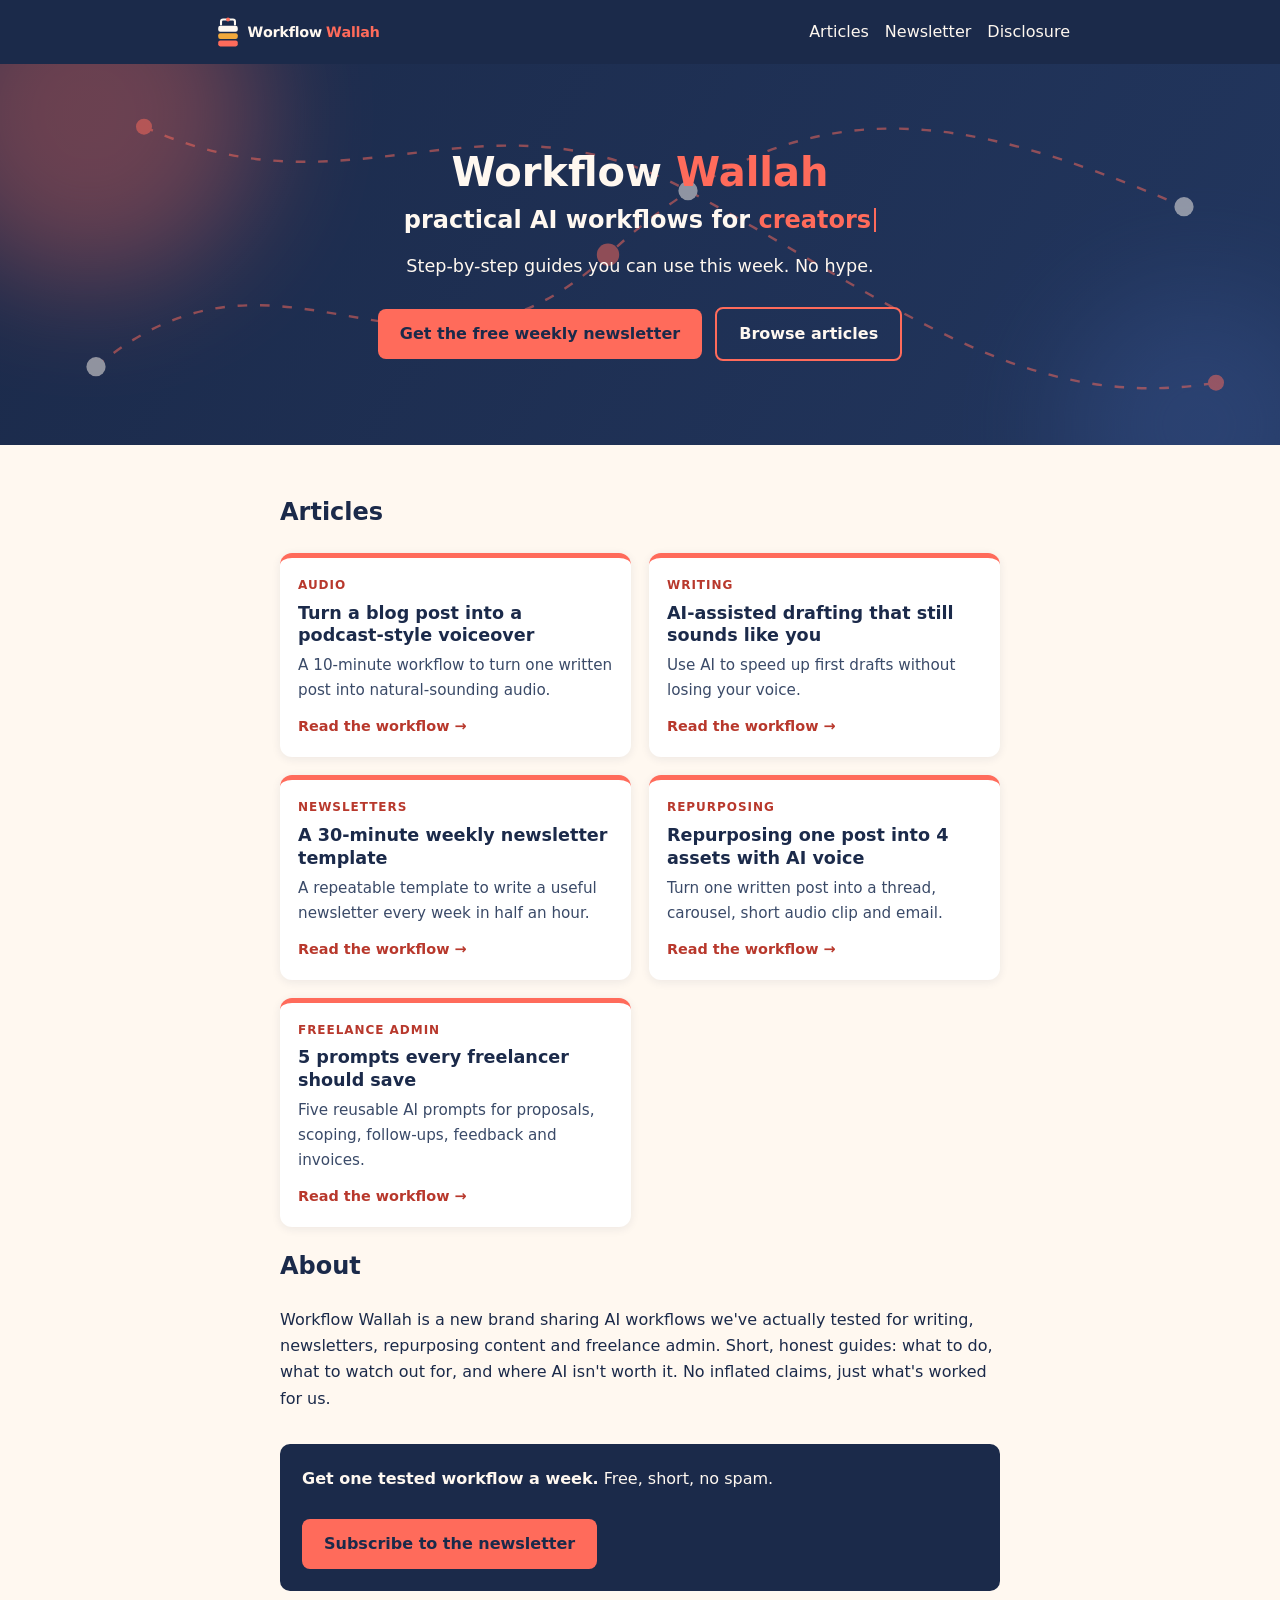
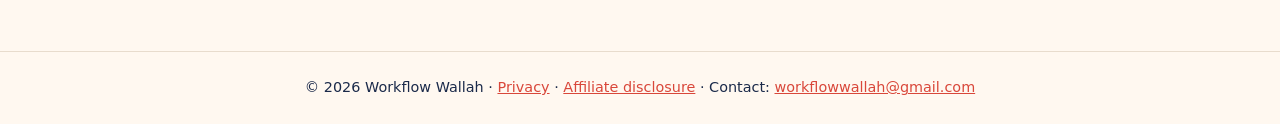
<file: index.html>
<!doctype html><html lang="en" class="no-js"><head><meta charset="utf-8"><meta name="viewport" content="width=device-width,initial-scale=1">
<title>Workflow Wallah: practical AI workflows</title><meta name="description" content="Practical, tested AI workflows for creators, freelancers and small businesses."><link rel="canonical" href="https://chipsightindia.com/">
<link rel="icon" href="/favicon.svg" type="image/svg+xml"><link rel="icon" href="/favicon-32.png" sizes="32x32" type="image/png"><link rel="apple-touch-icon" href="/apple-touch-icon.png"><meta property="og:image" content="https://chipsightindia.com/og.png"><meta property="og:image:width" content="1200"><meta property="og:image:height" content="630"><meta name="twitter:card" content="summary_large_image"><meta name="twitter:image" content="https://chipsightindia.com/og.png"><link rel="stylesheet" href="/style.css"></head><body>
<header><nav><a class="brand" href="/"><img src="/logo.svg" alt="Workflow Wallah" width="173" height="36"></a><a href="/#articles">Articles</a><a href="https://workflowwallah.beehiiv.com/subscribe">Newsletter</a><a href="/disclosure.html">Disclosure</a></nav></header>
<section class="hero"><div class="blob b1" aria-hidden="true"></div><div class="blob b2" aria-hidden="true"></div>
<svg class="flow" aria-hidden="true" viewBox="0 0 800 300" preserveAspectRatio="xMidYMid slice"><g class="lines"><path d="M60 220 C180 120 260 260 380 150 S600 60 740 120"/><path d="M90 70 C220 130 300 40 430 110 S640 250 760 230"/></g><g class="nodes"><circle cx="60" cy="220" r="6"/><circle cx="380" cy="150" r="7"/><circle cx="740" cy="120" r="6"/><circle cx="90" cy="70" r="5"/><circle cx="430" cy="110" r="6"/><circle cx="760" cy="230" r="5"/></g></svg>
<div class="hero-inner"><h1>Workflow <span>Wallah</span><span class="sr-only">: practical AI workflows for creators, freelancers and small businesses</span><span class="tagline" aria-hidden="true">practical AI workflows for <span class="rotate" data-words="creators|freelancers|small businesses">creators</span><span class="caret"></span></span></h1>
<p>Step-by-step guides you can use this week. No hype.</p><a class="btn" href="https://workflowwallah.beehiiv.com/subscribe">Get the free weekly newsletter</a> <a class="btn ghost" href="#articles">Browse articles</a></div></section><main>
<h2 id="articles" class="reveal">Articles</h2><ul class="cards"><li class="card reveal"><a href="/articles/turn-a-blog-post-into-a-voiceover.html"><span class="tag">Audio</span><h3>Turn a blog post into a podcast-style voiceover</h3><p>A 10-minute workflow to turn one written post into natural-sounding audio.</p><span class="more">Read the workflow →</span></a></li><li class="card reveal"><a href="/articles/ai-drafting-that-sounds-like-you.html"><span class="tag">Writing</span><h3>AI-assisted drafting that still sounds like you</h3><p>Use AI to speed up first drafts without losing your voice.</p><span class="more">Read the workflow →</span></a></li><li class="card reveal"><a href="/articles/30-minute-weekly-newsletter-template.html"><span class="tag">Newsletters</span><h3>A 30-minute weekly newsletter template</h3><p>A repeatable template to write a useful newsletter every week in half an hour.</p><span class="more">Read the workflow →</span></a></li><li class="card reveal"><a href="/articles/repurpose-one-post-into-4-assets.html"><span class="tag">Repurposing</span><h3>Repurposing one post into 4 assets with AI voice</h3><p>Turn one written post into a thread, carousel, short audio clip and email.</p><span class="more">Read the workflow →</span></a></li><li class="card reveal"><a href="/articles/5-prompts-every-freelancer-should-save.html"><span class="tag">Freelance admin</span><h3>5 prompts every freelancer should save</h3><p>Five reusable AI prompts for proposals, scoping, follow-ups, feedback and invoices.</p><span class="more">Read the workflow →</span></a></li></ul>
<h2 class="reveal">About</h2><p class="reveal">Workflow Wallah is a new brand sharing AI workflows we've actually tested for writing, newsletters, repurposing content and freelance admin. Short, honest guides: what to do, what to watch out for, and where AI isn't worth it. No inflated claims, just what's worked for us.</p>
<div class="cta reveal"><strong>Get one tested workflow a week.</strong> Free, short, no spam.<br><br><a class="btn" href="https://workflowwallah.beehiiv.com/subscribe">Subscribe to the newsletter</a></div></main>
<footer>© 2026 Workflow Wallah · <a href="/privacy.html">Privacy</a> · <a href="/disclosure.html">Affiliate disclosure</a> · Contact: <a href="mailto:workflowwallah@gmail.com">workflowwallah@gmail.com</a></footer><script src="/main.js" defer></script></body></html>
</file>
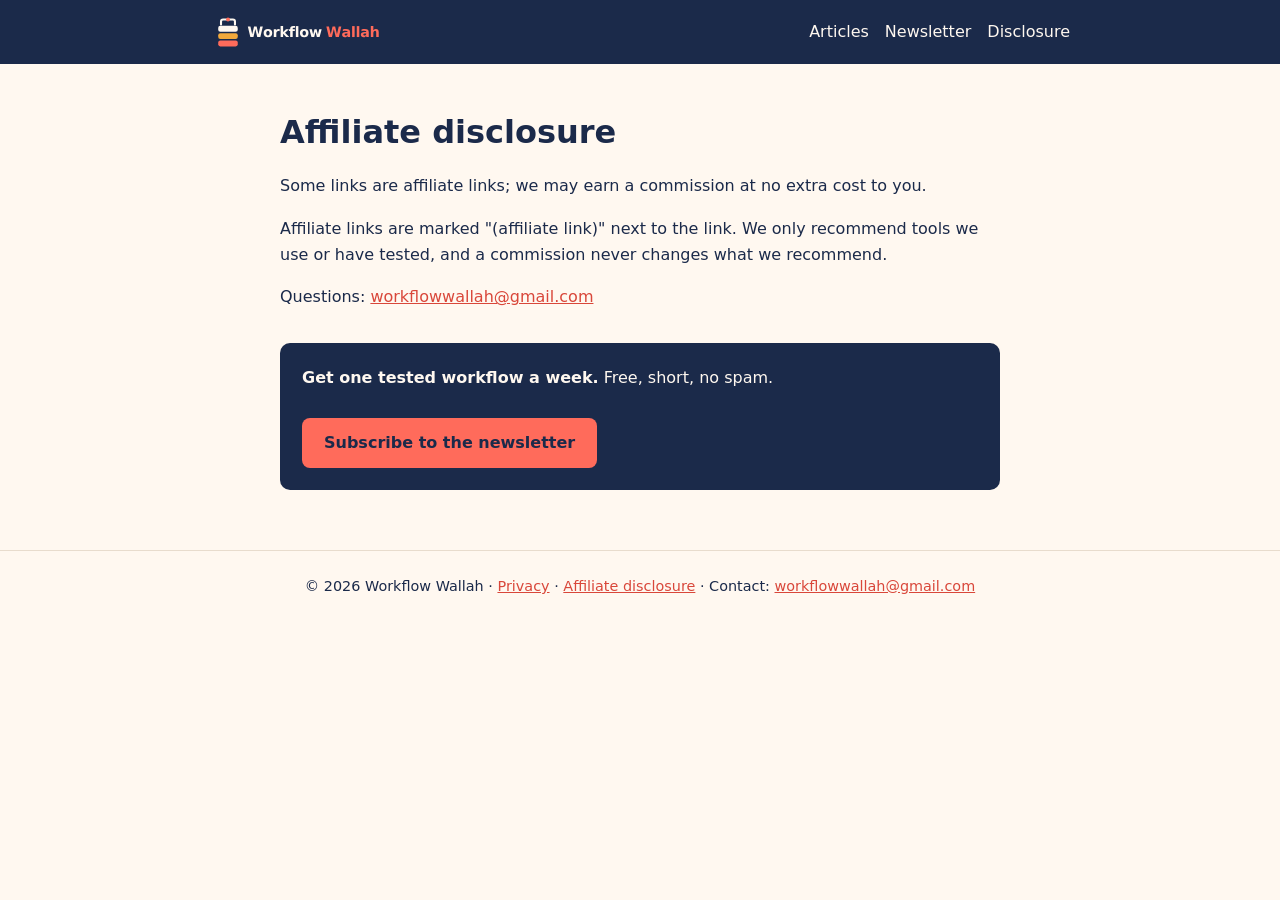
<file: disclosure.html>
<!doctype html><html lang="en"><head><meta charset="utf-8"><meta name="viewport" content="width=device-width,initial-scale=1">
<title>Affiliate disclosure | Workflow Wallah</title><meta name="description" content="Affiliate disclosure."><link rel="canonical" href="https://chipsightindia.com/disclosure.html">
<link rel="icon" href="/favicon.svg" type="image/svg+xml"><link rel="icon" href="/favicon-32.png" sizes="32x32" type="image/png"><link rel="apple-touch-icon" href="/apple-touch-icon.png"><meta property="og:image" content="https://chipsightindia.com/og.png"><meta property="og:image:width" content="1200"><meta property="og:image:height" content="630"><meta name="twitter:card" content="summary_large_image"><meta name="twitter:image" content="https://chipsightindia.com/og.png"><link rel="stylesheet" href="/style.css"></head><body>
<header><nav><a class="brand" href="/"><img src="/logo.svg" alt="Workflow Wallah" width="173" height="36"></a><a href="/#articles">Articles</a><a href="https://workflowwallah.beehiiv.com/subscribe">Newsletter</a><a href="/disclosure.html">Disclosure</a></nav></header>
<main><h1>Affiliate disclosure</h1><p>Some links are affiliate links; we may earn a commission at no extra cost to you.</p><p>Affiliate links are marked "(affiliate link)" next to the link. We only recommend tools we use or have tested, and a commission never changes what we recommend.</p><p>Questions: <a href='mailto:workflowwallah@gmail.com'>workflowwallah@gmail.com</a></p>
<div class="cta"><strong>Get one tested workflow a week.</strong> Free, short, no spam.<br><br><a class="btn" href="https://workflowwallah.beehiiv.com/subscribe">Subscribe to the newsletter</a></div></main>
<footer>© 2026 Workflow Wallah · <a href="/privacy.html">Privacy</a> · <a href="/disclosure.html">Affiliate disclosure</a> · Contact: <a href="mailto:workflowwallah@gmail.com">workflowwallah@gmail.com</a></footer><script src="/main.js" defer></script></body></html>
</file>
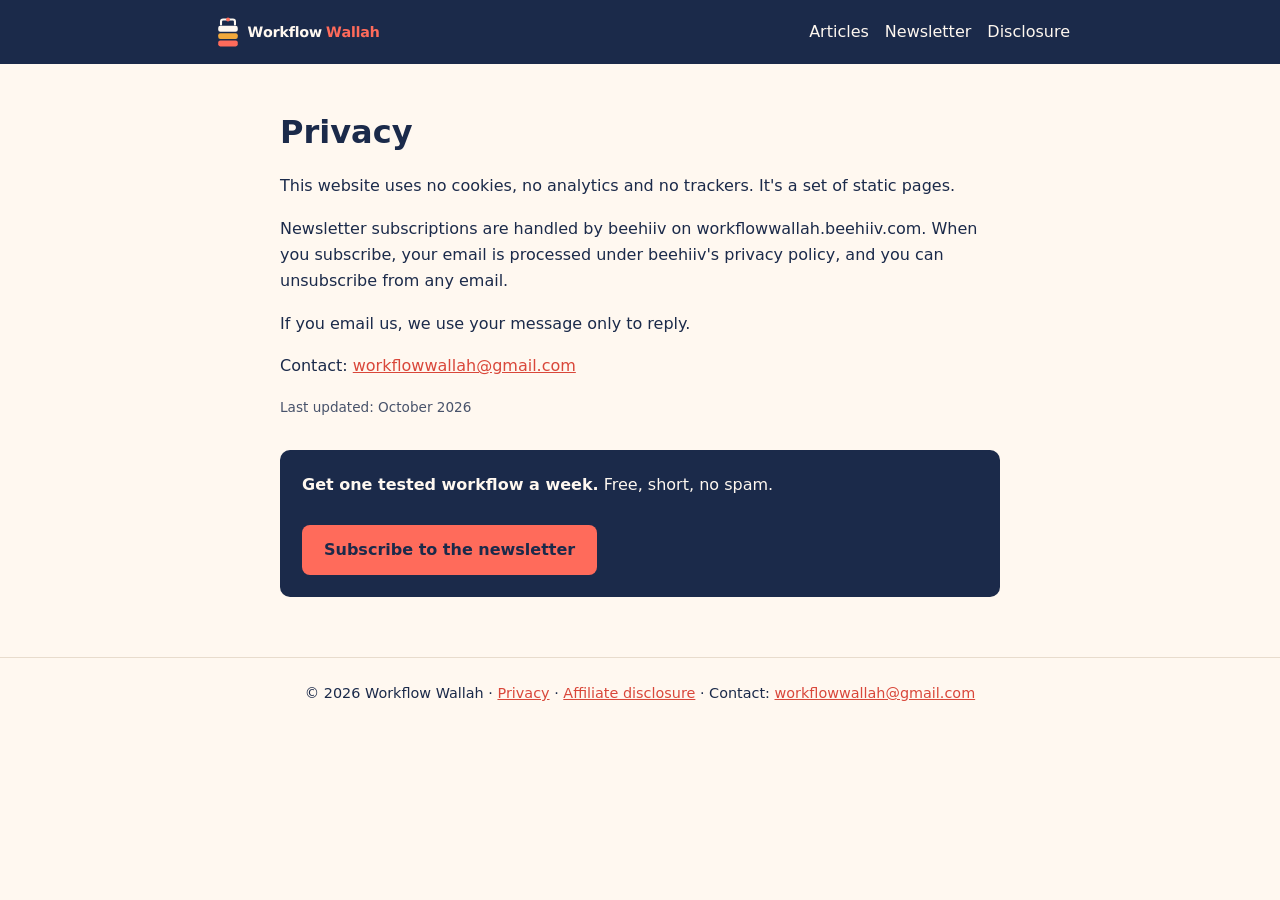
<file: privacy.html>
<!doctype html><html lang="en"><head><meta charset="utf-8"><meta name="viewport" content="width=device-width,initial-scale=1">
<title>Privacy | Workflow Wallah</title><meta name="description" content="Privacy policy."><link rel="canonical" href="https://chipsightindia.com/privacy.html">
<link rel="icon" href="/favicon.svg" type="image/svg+xml"><link rel="icon" href="/favicon-32.png" sizes="32x32" type="image/png"><link rel="apple-touch-icon" href="/apple-touch-icon.png"><meta property="og:image" content="https://chipsightindia.com/og.png"><meta property="og:image:width" content="1200"><meta property="og:image:height" content="630"><meta name="twitter:card" content="summary_large_image"><meta name="twitter:image" content="https://chipsightindia.com/og.png"><link rel="stylesheet" href="/style.css"></head><body>
<header><nav><a class="brand" href="/"><img src="/logo.svg" alt="Workflow Wallah" width="173" height="36"></a><a href="/#articles">Articles</a><a href="https://workflowwallah.beehiiv.com/subscribe">Newsletter</a><a href="/disclosure.html">Disclosure</a></nav></header>
<main><h1>Privacy</h1><p>This website uses no cookies, no analytics and no trackers. It's a set of static pages.</p><p>Newsletter subscriptions are handled by beehiiv on workflowwallah.beehiiv.com. When you subscribe, your email is processed under beehiiv's privacy policy, and you can unsubscribe from any email.</p><p>If you email us, we use your message only to reply.</p><p>Contact: <a href='mailto:workflowwallah@gmail.com'>workflowwallah@gmail.com</a></p><p class='note'>Last updated: October 2026</p>
<div class="cta"><strong>Get one tested workflow a week.</strong> Free, short, no spam.<br><br><a class="btn" href="https://workflowwallah.beehiiv.com/subscribe">Subscribe to the newsletter</a></div></main>
<footer>© 2026 Workflow Wallah · <a href="/privacy.html">Privacy</a> · <a href="/disclosure.html">Affiliate disclosure</a> · Contact: <a href="mailto:workflowwallah@gmail.com">workflowwallah@gmail.com</a></footer><script src="/main.js" defer></script></body></html>
</file>
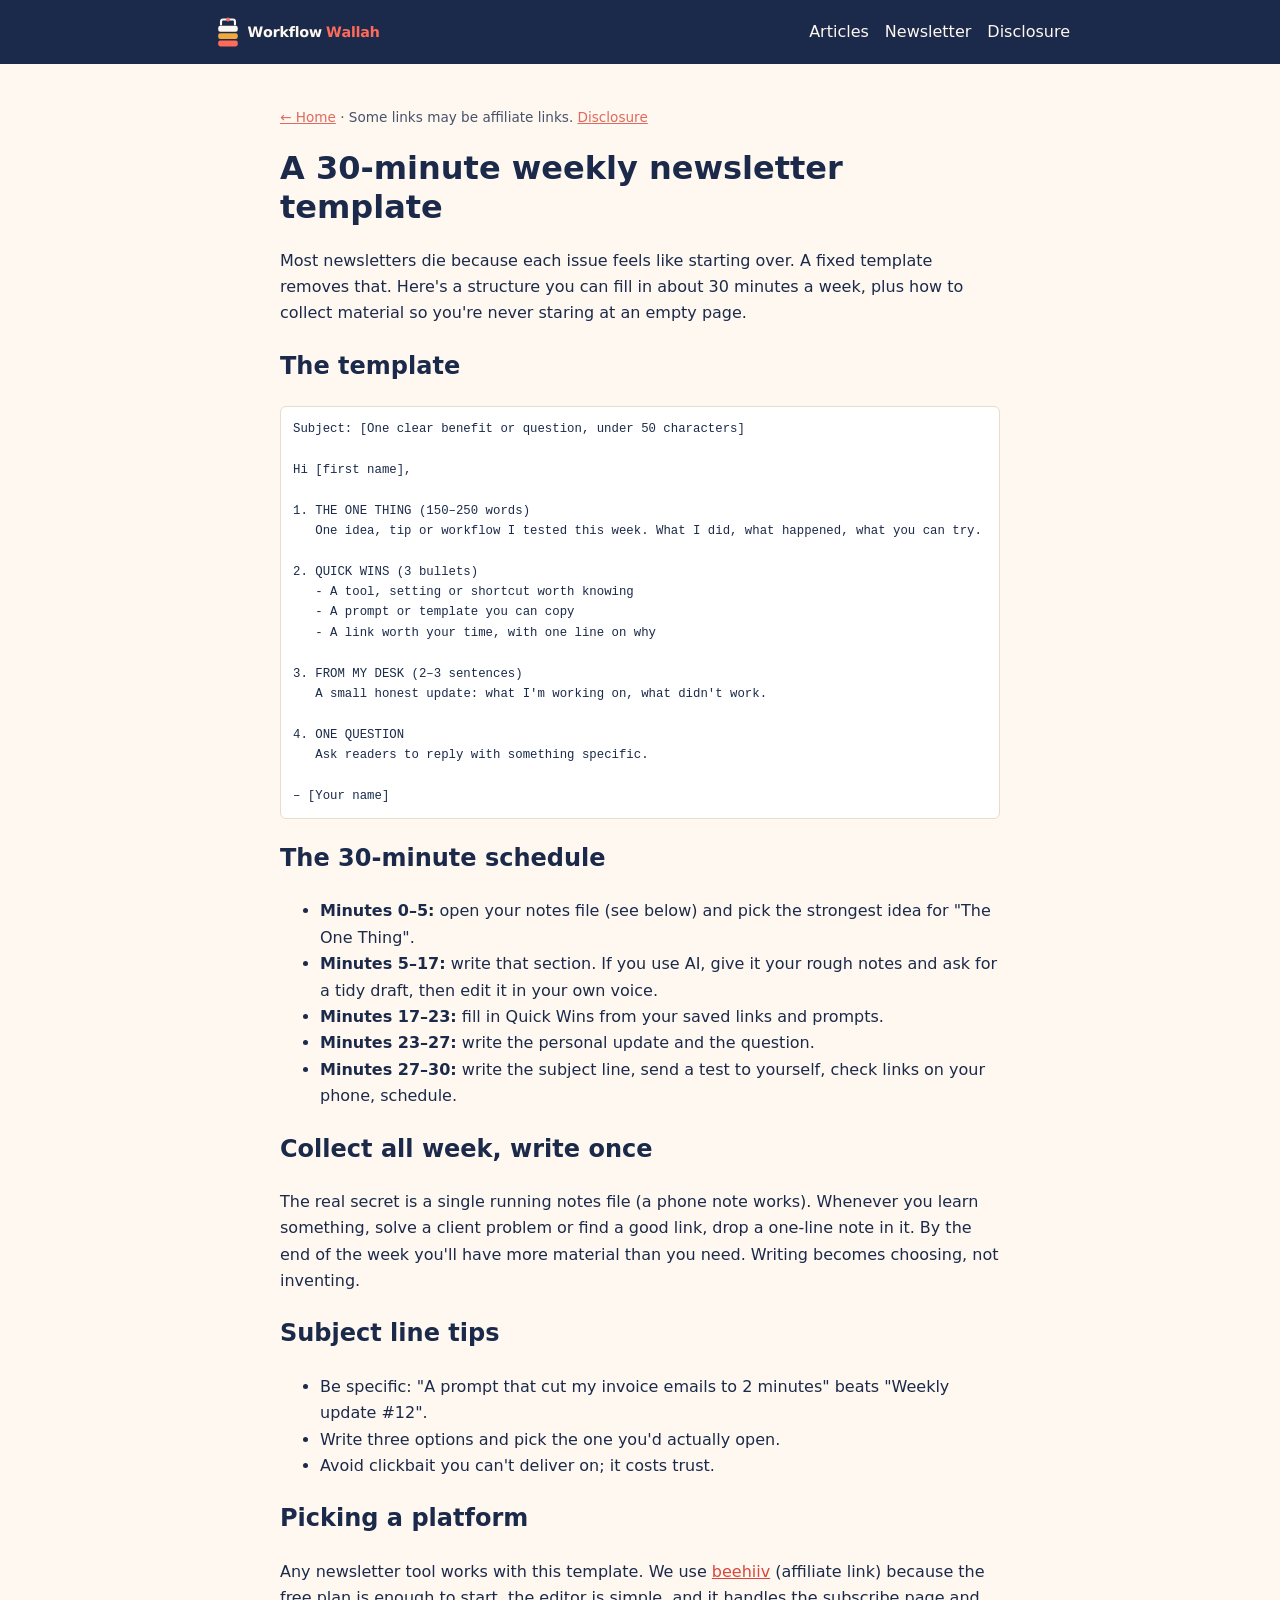
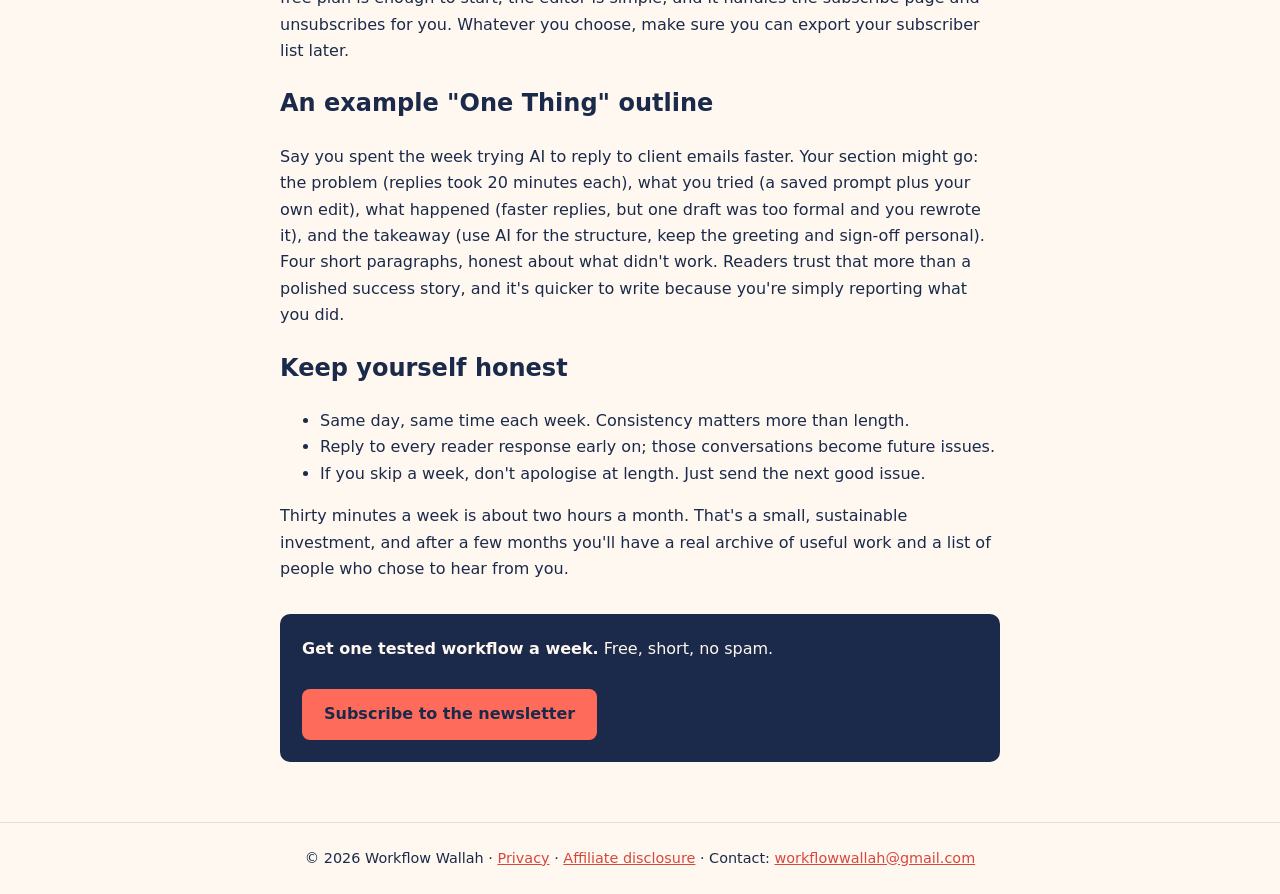
<file: articles/30-minute-weekly-newsletter-template.html>
<!doctype html><html lang="en"><head><meta charset="utf-8"><meta name="viewport" content="width=device-width,initial-scale=1">
<title>A 30-minute weekly newsletter template | Workflow Wallah</title><meta name="description" content="A repeatable template to write a useful newsletter every week in half an hour."><link rel="canonical" href="https://chipsightindia.com/articles/30-minute-weekly-newsletter-template.html">
<link rel="icon" href="/favicon.svg" type="image/svg+xml"><link rel="icon" href="/favicon-32.png" sizes="32x32" type="image/png"><link rel="apple-touch-icon" href="/apple-touch-icon.png"><meta property="og:image" content="https://chipsightindia.com/og.png"><meta property="og:image:width" content="1200"><meta property="og:image:height" content="630"><meta name="twitter:card" content="summary_large_image"><meta name="twitter:image" content="https://chipsightindia.com/og.png"><link rel="stylesheet" href="/style.css"></head><body>
<header><nav><a class="brand" href="/"><img src="/logo.svg" alt="Workflow Wallah" width="173" height="36"></a><a href="/#articles">Articles</a><a href="https://workflowwallah.beehiiv.com/subscribe">Newsletter</a><a href="/disclosure.html">Disclosure</a></nav></header>
<main><p class='note'><a href='/'>← Home</a> · Some links may be affiliate links. <a href='/disclosure.html'>Disclosure</a></p><h1>A 30-minute weekly newsletter template</h1>
<p>Most newsletters die because each issue feels like starting over. A fixed template removes that. Here's a structure you can fill in about 30 minutes a week, plus how to collect material so you're never staring at an empty page.</p>
<h2>The template</h2>
<pre>Subject: [One clear benefit or question, under 50 characters]

Hi [first name],

1. THE ONE THING (150–250 words)
   One idea, tip or workflow I tested this week. What I did, what happened, what you can try.

2. QUICK WINS (3 bullets)
   - A tool, setting or shortcut worth knowing
   - A prompt or template you can copy
   - A link worth your time, with one line on why

3. FROM MY DESK (2–3 sentences)
   A small honest update: what I'm working on, what didn't work.

4. ONE QUESTION
   Ask readers to reply with something specific.

– [Your name]</pre>
<h2>The 30-minute schedule</h2>
<ul><li><strong>Minutes 0–5:</strong> open your notes file (see below) and pick the strongest idea for "The One Thing".</li>
<li><strong>Minutes 5–17:</strong> write that section. If you use AI, give it your rough notes and ask for a tidy draft, then edit it in your own voice.</li>
<li><strong>Minutes 17–23:</strong> fill in Quick Wins from your saved links and prompts.</li>
<li><strong>Minutes 23–27:</strong> write the personal update and the question.</li>
<li><strong>Minutes 27–30:</strong> write the subject line, send a test to yourself, check links on your phone, schedule.</li></ul>
<h2>Collect all week, write once</h2>
<p>The real secret is a single running notes file (a phone note works). Whenever you learn something, solve a client problem or find a good link, drop a one-line note in it. By the end of the week you'll have more material than you need. Writing becomes choosing, not inventing.</p>
<h2>Subject line tips</h2>
<ul><li>Be specific: "A prompt that cut my invoice emails to 2 minutes" beats "Weekly update #12".</li>
<li>Write three options and pick the one you'd actually open.</li>
<li>Avoid clickbait you can't deliver on; it costs trust.</li></ul>
<h2>Picking a platform</h2>
<p>Any newsletter tool works with this template. We use <a href="https://www.beehiiv.com/?via=workflowwallah" rel="sponsored noopener">beehiiv</a> (affiliate link) because the free plan is enough to start, the editor is simple, and it handles the subscribe page and unsubscribes for you. Whatever you choose, make sure you can export your subscriber list later.</p>
<h2>An example "One Thing" outline</h2><p>Say you spent the week trying AI to reply to client emails faster. Your section might go: the problem (replies took 20 minutes each), what you tried (a saved prompt plus your own edit), what happened (faster replies, but one draft was too formal and you rewrote it), and the takeaway (use AI for the structure, keep the greeting and sign-off personal). Four short paragraphs, honest about what didn't work. Readers trust that more than a polished success story, and it's quicker to write because you're simply reporting what you did.</p>
<h2>Keep yourself honest</h2>
<ul><li>Same day, same time each week. Consistency matters more than length.</li>
<li>Reply to every reader response early on; those conversations become future issues.</li>
<li>If you skip a week, don't apologise at length. Just send the next good issue.</li></ul>
<p>Thirty minutes a week is about two hours a month. That's a small, sustainable investment, and after a few months you'll have a real archive of useful work and a list of people who chose to hear from you.</p>
<div class="cta"><strong>Get one tested workflow a week.</strong> Free, short, no spam.<br><br><a class="btn" href="https://workflowwallah.beehiiv.com/subscribe">Subscribe to the newsletter</a></div></main>
<footer>© 2026 Workflow Wallah · <a href="/privacy.html">Privacy</a> · <a href="/disclosure.html">Affiliate disclosure</a> · Contact: <a href="mailto:workflowwallah@gmail.com">workflowwallah@gmail.com</a></footer><script src="/main.js" defer></script></body></html>
</file>
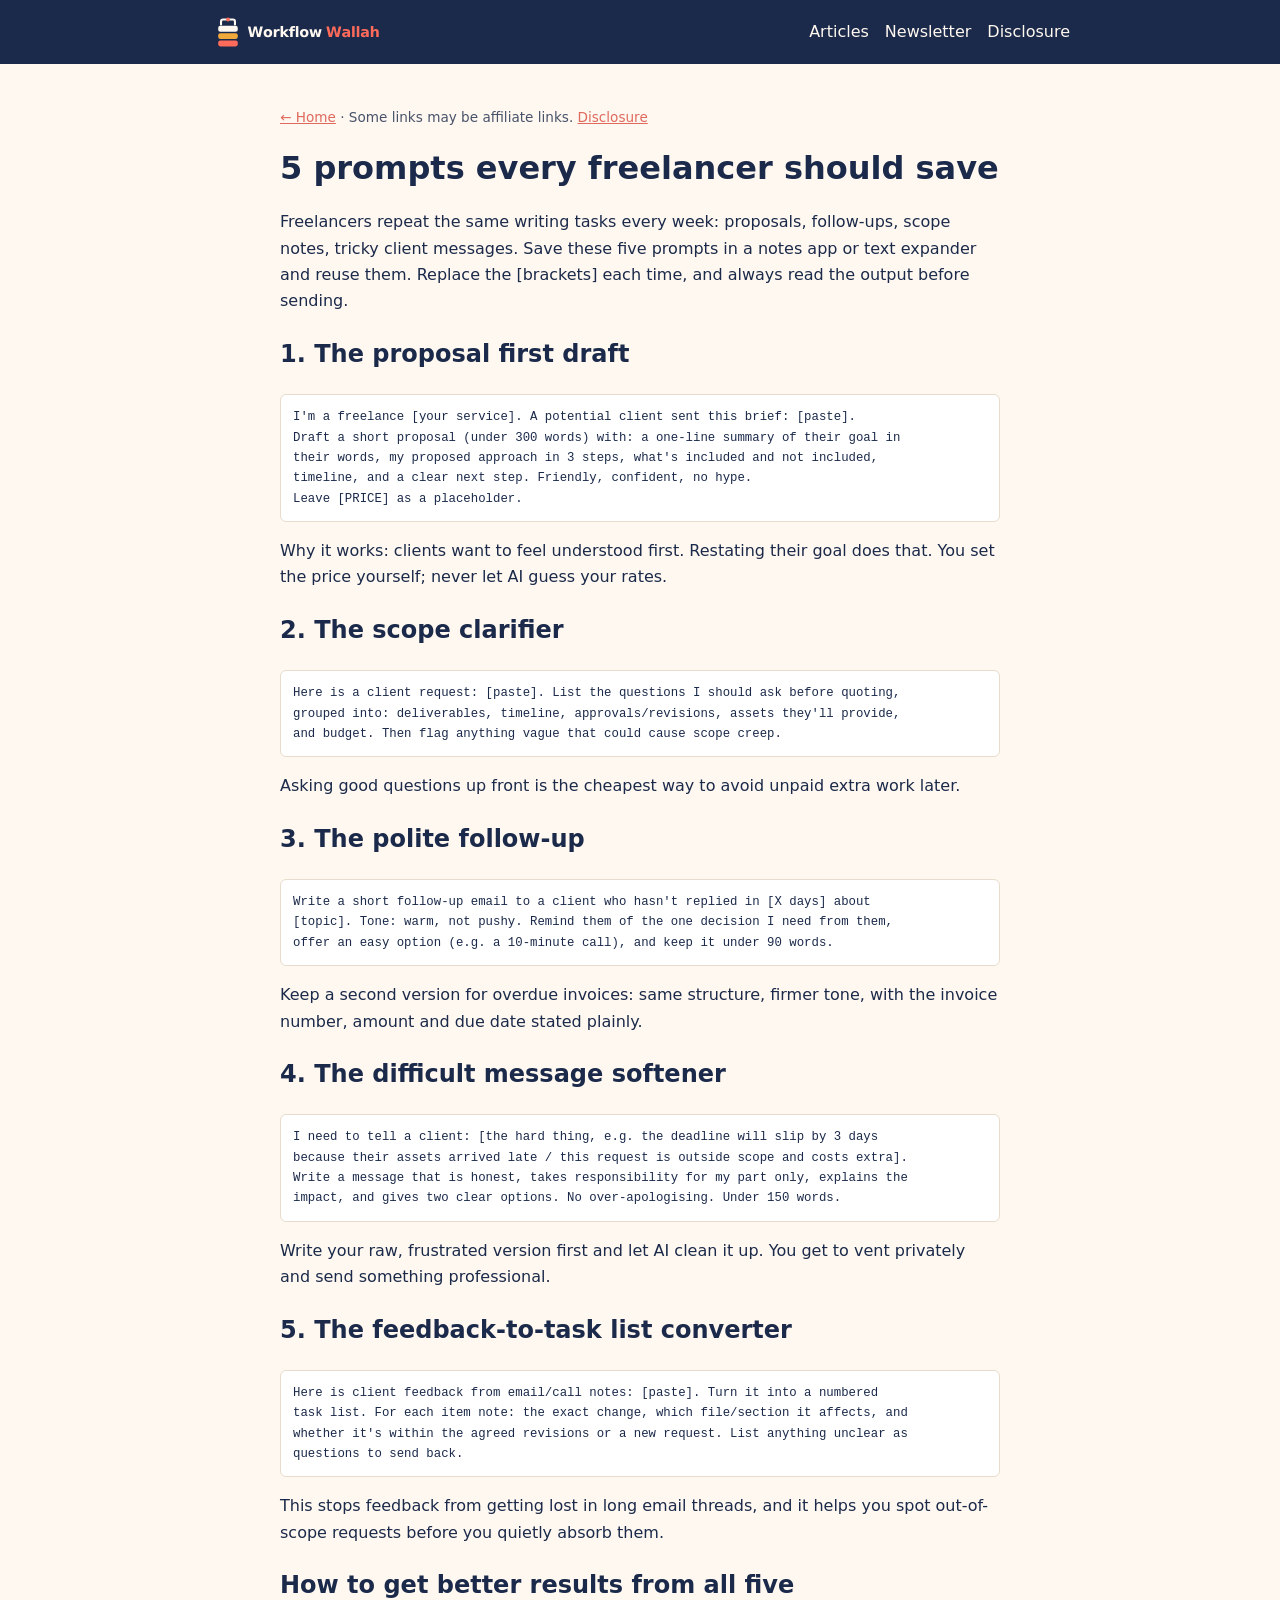
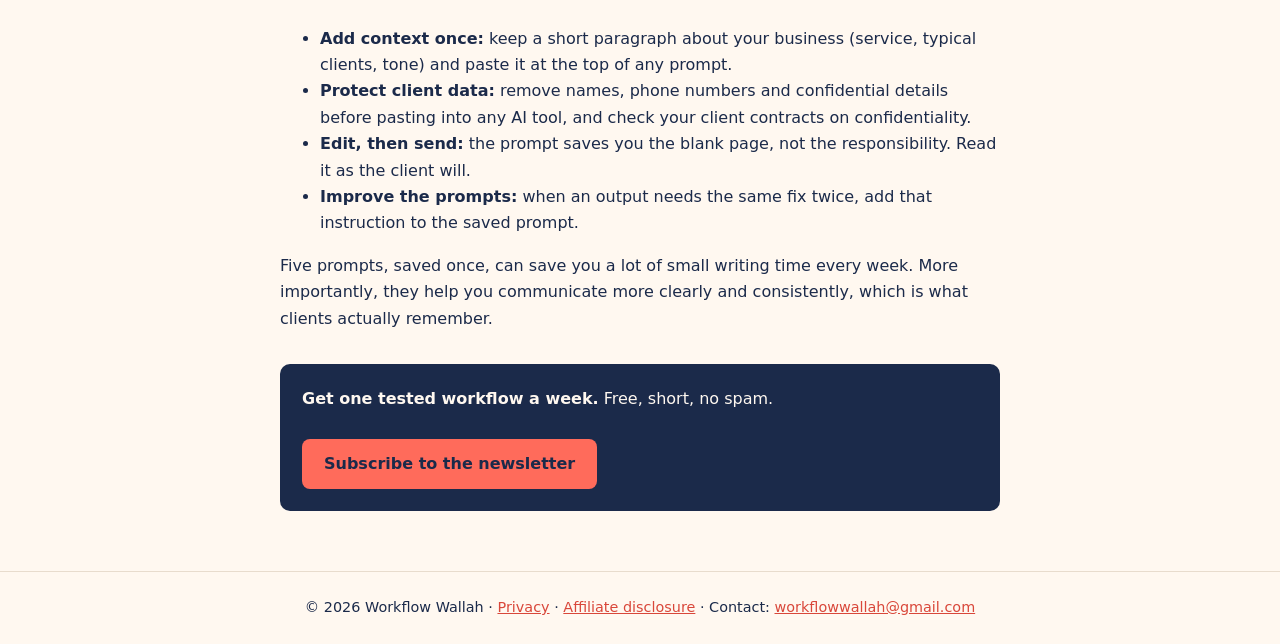
<file: articles/5-prompts-every-freelancer-should-save.html>
<!doctype html><html lang="en"><head><meta charset="utf-8"><meta name="viewport" content="width=device-width,initial-scale=1">
<title>5 prompts every freelancer should save | Workflow Wallah</title><meta name="description" content="Five reusable AI prompts for proposals, scoping, follow-ups, feedback and invoices."><link rel="canonical" href="https://chipsightindia.com/articles/5-prompts-every-freelancer-should-save.html">
<link rel="icon" href="/favicon.svg" type="image/svg+xml"><link rel="icon" href="/favicon-32.png" sizes="32x32" type="image/png"><link rel="apple-touch-icon" href="/apple-touch-icon.png"><meta property="og:image" content="https://chipsightindia.com/og.png"><meta property="og:image:width" content="1200"><meta property="og:image:height" content="630"><meta name="twitter:card" content="summary_large_image"><meta name="twitter:image" content="https://chipsightindia.com/og.png"><link rel="stylesheet" href="/style.css"></head><body>
<header><nav><a class="brand" href="/"><img src="/logo.svg" alt="Workflow Wallah" width="173" height="36"></a><a href="/#articles">Articles</a><a href="https://workflowwallah.beehiiv.com/subscribe">Newsletter</a><a href="/disclosure.html">Disclosure</a></nav></header>
<main><p class='note'><a href='/'>← Home</a> · Some links may be affiliate links. <a href='/disclosure.html'>Disclosure</a></p><h1>5 prompts every freelancer should save</h1>
<p>Freelancers repeat the same writing tasks every week: proposals, follow-ups, scope notes, tricky client messages. Save these five prompts in a notes app or text expander and reuse them. Replace the [brackets] each time, and always read the output before sending.</p>
<h2>1. The proposal first draft</h2>
<pre>I'm a freelance [your service]. A potential client sent this brief: [paste].
Draft a short proposal (under 300 words) with: a one-line summary of their goal in
their words, my proposed approach in 3 steps, what's included and not included,
timeline, and a clear next step. Friendly, confident, no hype.
Leave [PRICE] as a placeholder.</pre>
<p>Why it works: clients want to feel understood first. Restating their goal does that. You set the price yourself; never let AI guess your rates.</p>
<h2>2. The scope clarifier</h2>
<pre>Here is a client request: [paste]. List the questions I should ask before quoting,
grouped into: deliverables, timeline, approvals/revisions, assets they'll provide,
and budget. Then flag anything vague that could cause scope creep.</pre>
<p>Asking good questions up front is the cheapest way to avoid unpaid extra work later.</p>
<h2>3. The polite follow-up</h2>
<pre>Write a short follow-up email to a client who hasn't replied in [X days] about
[topic]. Tone: warm, not pushy. Remind them of the one decision I need from them,
offer an easy option (e.g. a 10-minute call), and keep it under 90 words.</pre>
<p>Keep a second version for overdue invoices: same structure, firmer tone, with the invoice number, amount and due date stated plainly.</p>
<h2>4. The difficult message softener</h2>
<pre>I need to tell a client: [the hard thing, e.g. the deadline will slip by 3 days
because their assets arrived late / this request is outside scope and costs extra].
Write a message that is honest, takes responsibility for my part only, explains the
impact, and gives two clear options. No over-apologising. Under 150 words.</pre>
<p>Write your raw, frustrated version first and let AI clean it up. You get to vent privately and send something professional.</p>
<h2>5. The feedback-to-task list converter</h2>
<pre>Here is client feedback from email/call notes: [paste]. Turn it into a numbered
task list. For each item note: the exact change, which file/section it affects, and
whether it's within the agreed revisions or a new request. List anything unclear as
questions to send back.</pre>
<p>This stops feedback from getting lost in long email threads, and it helps you spot out-of-scope requests before you quietly absorb them.</p>
<h2>How to get better results from all five</h2>
<ul><li><strong>Add context once:</strong> keep a short paragraph about your business (service, typical clients, tone) and paste it at the top of any prompt.</li>
<li><strong>Protect client data:</strong> remove names, phone numbers and confidential details before pasting into any AI tool, and check your client contracts on confidentiality.</li>
<li><strong>Edit, then send:</strong> the prompt saves you the blank page, not the responsibility. Read it as the client will.</li>
<li><strong>Improve the prompts:</strong> when an output needs the same fix twice, add that instruction to the saved prompt.</li></ul>
<p>Five prompts, saved once, can save you a lot of small writing time every week. More importantly, they help you communicate more clearly and consistently, which is what clients actually remember.</p>
<div class="cta"><strong>Get one tested workflow a week.</strong> Free, short, no spam.<br><br><a class="btn" href="https://workflowwallah.beehiiv.com/subscribe">Subscribe to the newsletter</a></div></main>
<footer>© 2026 Workflow Wallah · <a href="/privacy.html">Privacy</a> · <a href="/disclosure.html">Affiliate disclosure</a> · Contact: <a href="mailto:workflowwallah@gmail.com">workflowwallah@gmail.com</a></footer><script src="/main.js" defer></script></body></html>
</file>
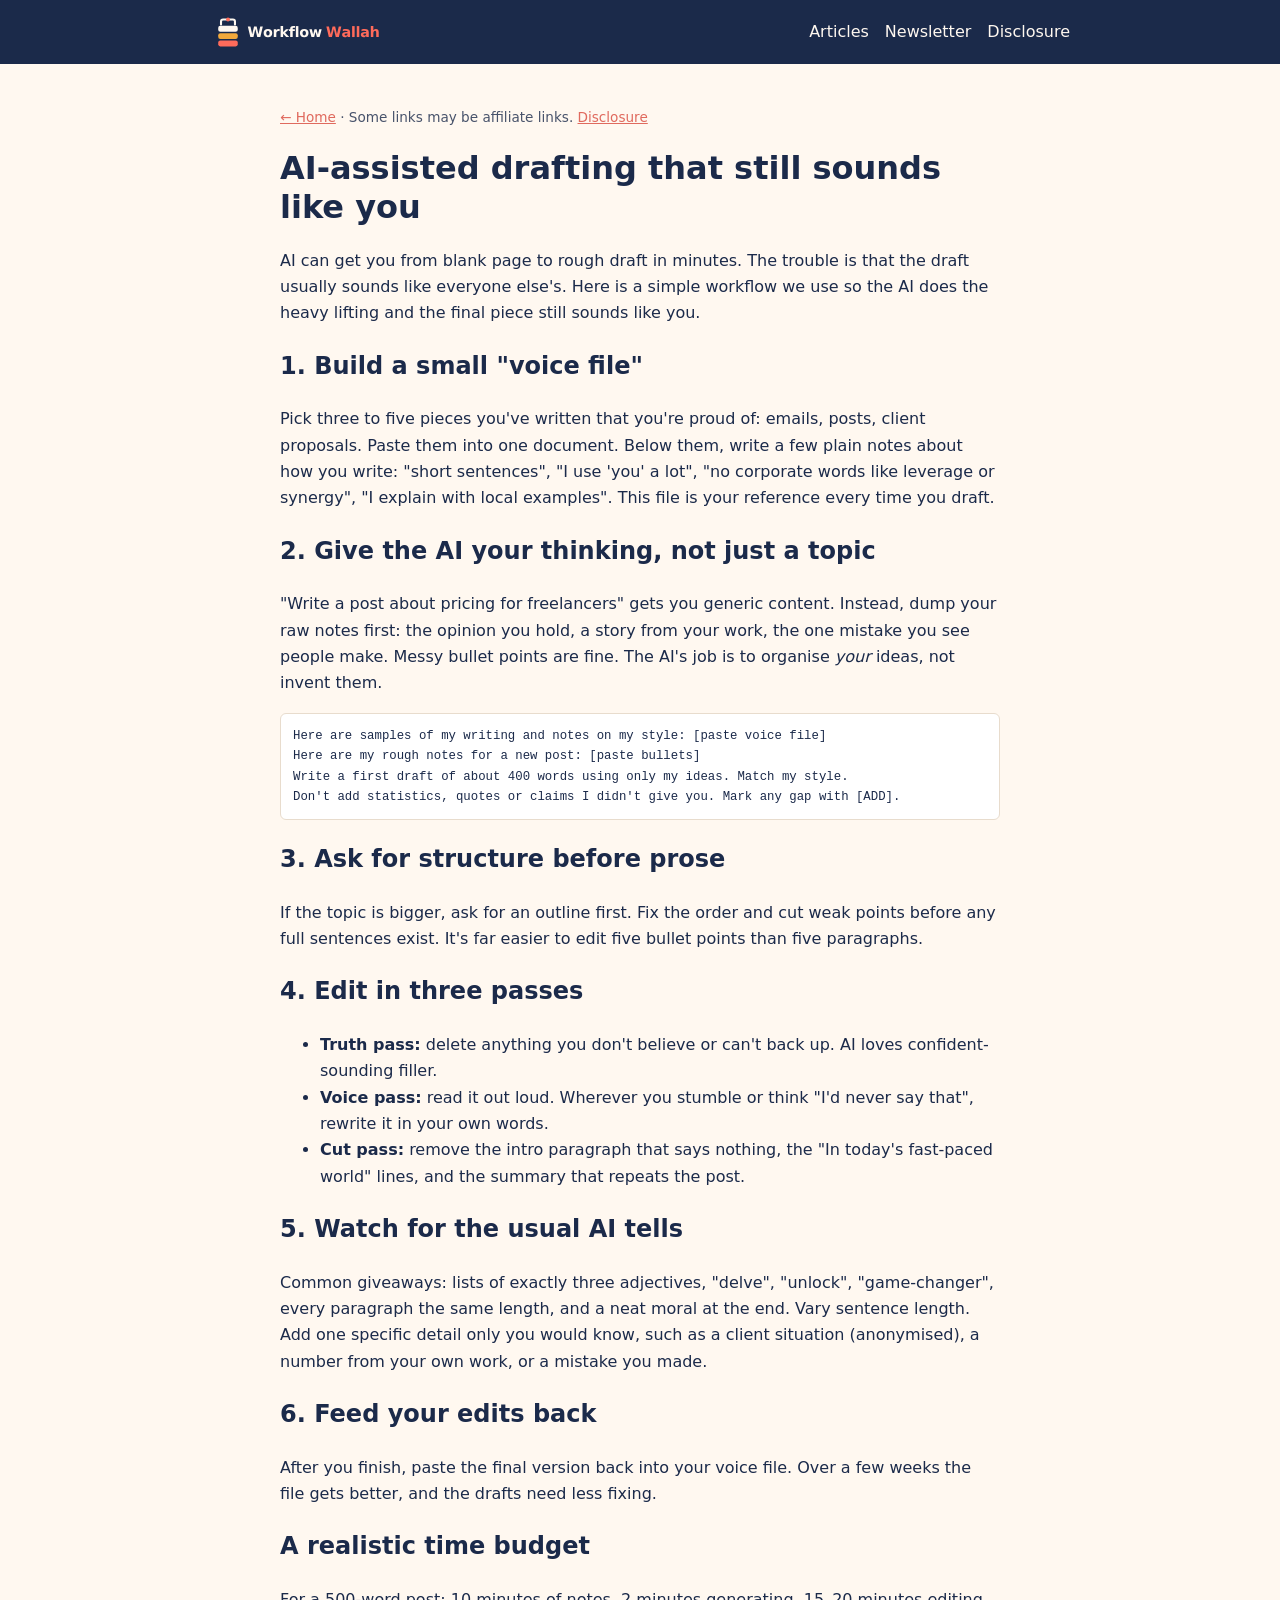
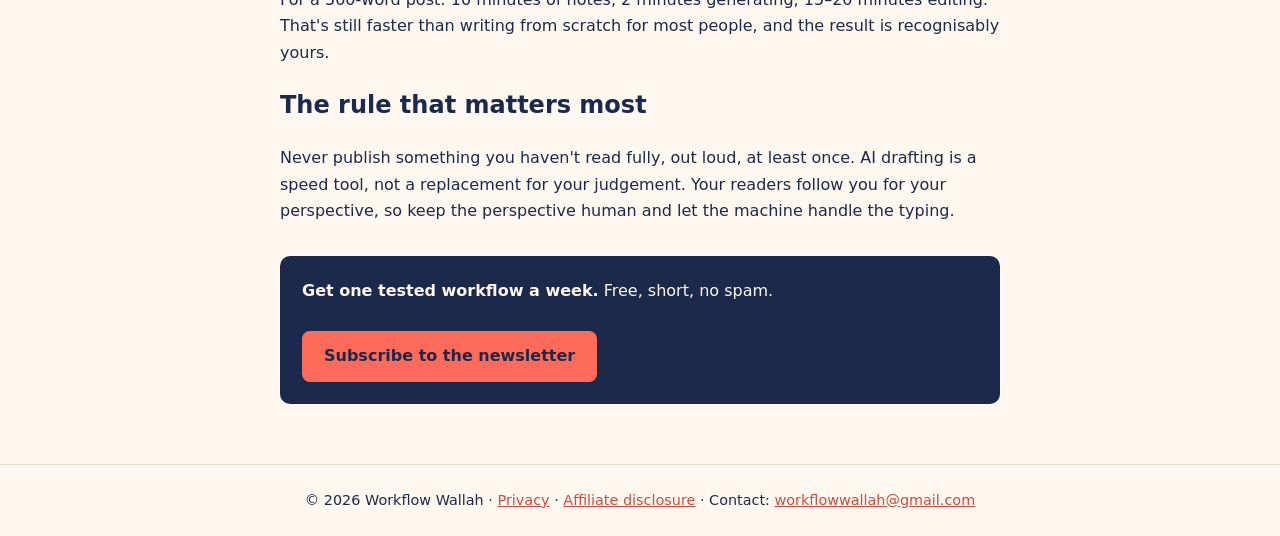
<file: articles/ai-drafting-that-sounds-like-you.html>
<!doctype html><html lang="en"><head><meta charset="utf-8"><meta name="viewport" content="width=device-width,initial-scale=1">
<title>AI-assisted drafting that still sounds like you | Workflow Wallah</title><meta name="description" content="Use AI to speed up first drafts without losing your voice."><link rel="canonical" href="https://chipsightindia.com/articles/ai-drafting-that-sounds-like-you.html">
<link rel="icon" href="/favicon.svg" type="image/svg+xml"><link rel="icon" href="/favicon-32.png" sizes="32x32" type="image/png"><link rel="apple-touch-icon" href="/apple-touch-icon.png"><meta property="og:image" content="https://chipsightindia.com/og.png"><meta property="og:image:width" content="1200"><meta property="og:image:height" content="630"><meta name="twitter:card" content="summary_large_image"><meta name="twitter:image" content="https://chipsightindia.com/og.png"><link rel="stylesheet" href="/style.css"></head><body>
<header><nav><a class="brand" href="/"><img src="/logo.svg" alt="Workflow Wallah" width="173" height="36"></a><a href="/#articles">Articles</a><a href="https://workflowwallah.beehiiv.com/subscribe">Newsletter</a><a href="/disclosure.html">Disclosure</a></nav></header>
<main><p class='note'><a href='/'>← Home</a> · Some links may be affiliate links. <a href='/disclosure.html'>Disclosure</a></p><h1>AI-assisted drafting that still sounds like you</h1>
<p>AI can get you from blank page to rough draft in minutes. The trouble is that the draft usually sounds like everyone else's. Here is a simple workflow we use so the AI does the heavy lifting and the final piece still sounds like you.</p>
<h2>1. Build a small "voice file"</h2>
<p>Pick three to five pieces you've written that you're proud of: emails, posts, client proposals. Paste them into one document. Below them, write a few plain notes about how you write: "short sentences", "I use 'you' a lot", "no corporate words like leverage or synergy", "I explain with local examples". This file is your reference every time you draft.</p>
<h2>2. Give the AI your thinking, not just a topic</h2>
<p>"Write a post about pricing for freelancers" gets you generic content. Instead, dump your raw notes first: the opinion you hold, a story from your work, the one mistake you see people make. Messy bullet points are fine. The AI's job is to organise <em>your</em> ideas, not invent them.</p>
<pre>Here are samples of my writing and notes on my style: [paste voice file]
Here are my rough notes for a new post: [paste bullets]
Write a first draft of about 400 words using only my ideas. Match my style.
Don't add statistics, quotes or claims I didn't give you. Mark any gap with [ADD].</pre>
<h2>3. Ask for structure before prose</h2>
<p>If the topic is bigger, ask for an outline first. Fix the order and cut weak points before any full sentences exist. It's far easier to edit five bullet points than five paragraphs.</p>
<h2>4. Edit in three passes</h2>
<ul><li><strong>Truth pass:</strong> delete anything you don't believe or can't back up. AI loves confident-sounding filler.</li>
<li><strong>Voice pass:</strong> read it out loud. Wherever you stumble or think "I'd never say that", rewrite it in your own words.</li>
<li><strong>Cut pass:</strong> remove the intro paragraph that says nothing, the "In today's fast-paced world" lines, and the summary that repeats the post.</li></ul>
<h2>5. Watch for the usual AI tells</h2>
<p>Common giveaways: lists of exactly three adjectives, "delve", "unlock", "game-changer", every paragraph the same length, and a neat moral at the end. Vary sentence length. Add one specific detail only you would know, such as a client situation (anonymised), a number from your own work, or a mistake you made.</p>
<h2>6. Feed your edits back</h2>
<p>After you finish, paste the final version back into your voice file. Over a few weeks the file gets better, and the drafts need less fixing.</p>
<h2>A realistic time budget</h2>
<p>For a 500-word post: 10 minutes of notes, 2 minutes generating, 15–20 minutes editing. That's still faster than writing from scratch for most people, and the result is recognisably yours.</p>
<h2>The rule that matters most</h2>
<p>Never publish something you haven't read fully, out loud, at least once. AI drafting is a speed tool, not a replacement for your judgement. Your readers follow you for your perspective, so keep the perspective human and let the machine handle the typing.</p>
<div class="cta"><strong>Get one tested workflow a week.</strong> Free, short, no spam.<br><br><a class="btn" href="https://workflowwallah.beehiiv.com/subscribe">Subscribe to the newsletter</a></div></main>
<footer>© 2026 Workflow Wallah · <a href="/privacy.html">Privacy</a> · <a href="/disclosure.html">Affiliate disclosure</a> · Contact: <a href="mailto:workflowwallah@gmail.com">workflowwallah@gmail.com</a></footer><script src="/main.js" defer></script></body></html>
</file>
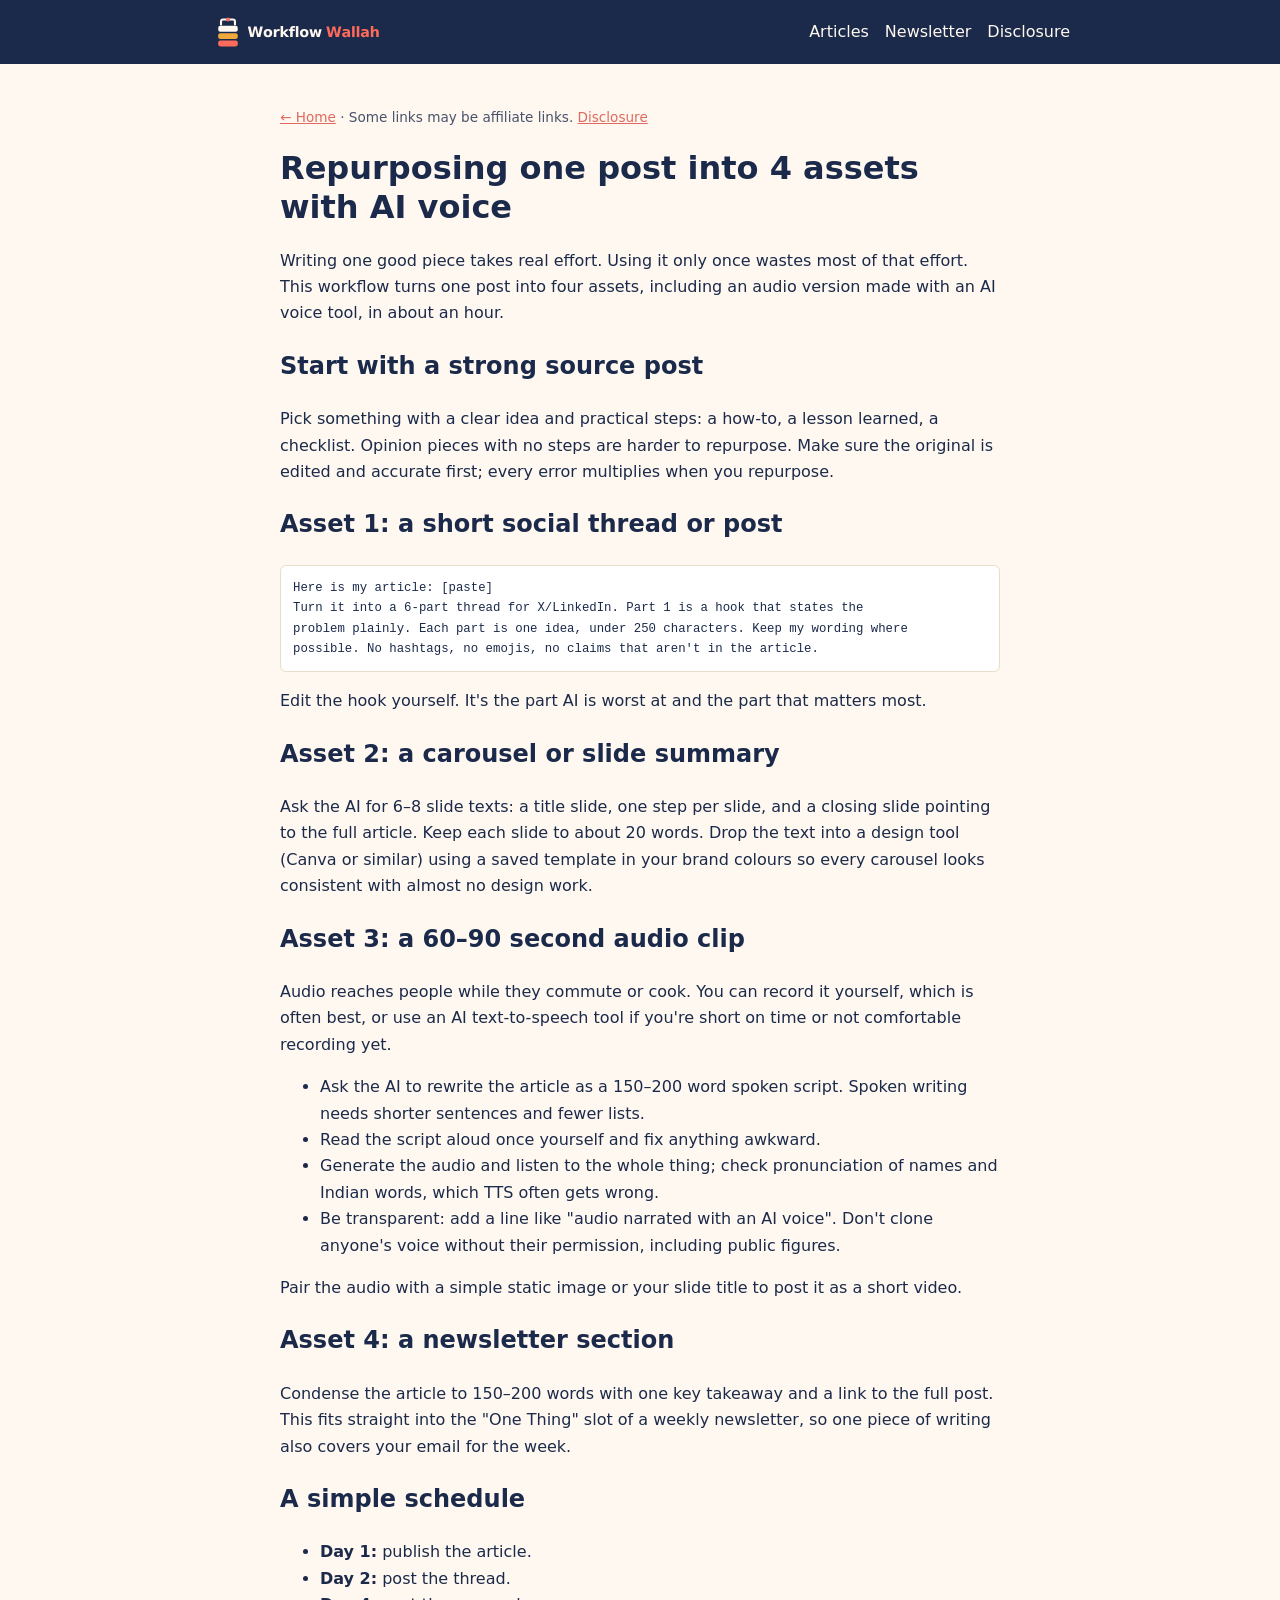
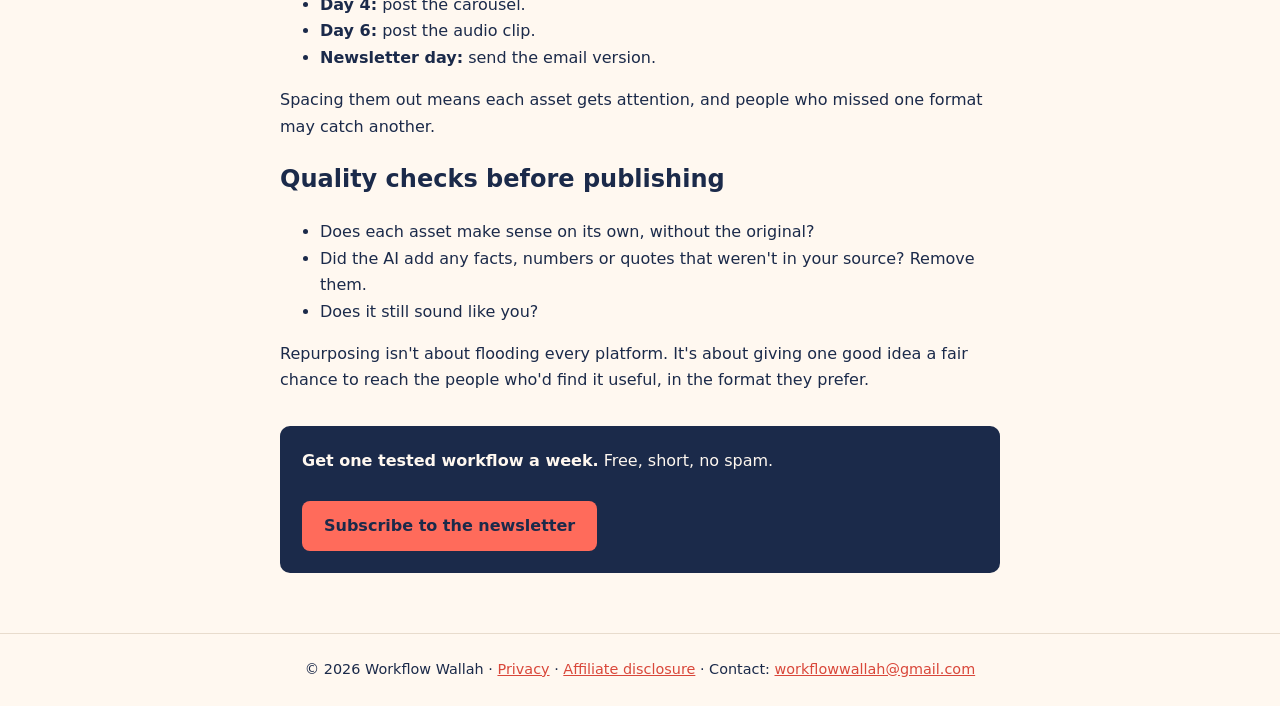
<file: articles/repurpose-one-post-into-4-assets.html>
<!doctype html><html lang="en"><head><meta charset="utf-8"><meta name="viewport" content="width=device-width,initial-scale=1">
<title>Repurposing one post into 4 assets with AI voice | Workflow Wallah</title><meta name="description" content="Turn one written post into a thread, carousel, short audio clip and email."><link rel="canonical" href="https://chipsightindia.com/articles/repurpose-one-post-into-4-assets.html">
<link rel="icon" href="/favicon.svg" type="image/svg+xml"><link rel="icon" href="/favicon-32.png" sizes="32x32" type="image/png"><link rel="apple-touch-icon" href="/apple-touch-icon.png"><meta property="og:image" content="https://chipsightindia.com/og.png"><meta property="og:image:width" content="1200"><meta property="og:image:height" content="630"><meta name="twitter:card" content="summary_large_image"><meta name="twitter:image" content="https://chipsightindia.com/og.png"><link rel="stylesheet" href="/style.css"></head><body>
<header><nav><a class="brand" href="/"><img src="/logo.svg" alt="Workflow Wallah" width="173" height="36"></a><a href="/#articles">Articles</a><a href="https://workflowwallah.beehiiv.com/subscribe">Newsletter</a><a href="/disclosure.html">Disclosure</a></nav></header>
<main><p class='note'><a href='/'>← Home</a> · Some links may be affiliate links. <a href='/disclosure.html'>Disclosure</a></p><h1>Repurposing one post into 4 assets with AI voice</h1>
<p>Writing one good piece takes real effort. Using it only once wastes most of that effort. This workflow turns one post into four assets, including an audio version made with an AI voice tool, in about an hour.</p>
<h2>Start with a strong source post</h2>
<p>Pick something with a clear idea and practical steps: a how-to, a lesson learned, a checklist. Opinion pieces with no steps are harder to repurpose. Make sure the original is edited and accurate first; every error multiplies when you repurpose.</p>
<h2>Asset 1: a short social thread or post</h2>
<pre>Here is my article: [paste]
Turn it into a 6-part thread for X/LinkedIn. Part 1 is a hook that states the
problem plainly. Each part is one idea, under 250 characters. Keep my wording where
possible. No hashtags, no emojis, no claims that aren't in the article.</pre>
<p>Edit the hook yourself. It's the part AI is worst at and the part that matters most.</p>
<h2>Asset 2: a carousel or slide summary</h2>
<p>Ask the AI for 6–8 slide texts: a title slide, one step per slide, and a closing slide pointing to the full article. Keep each slide to about 20 words. Drop the text into a design tool (Canva or similar) using a saved template in your brand colours so every carousel looks consistent with almost no design work.</p>
<h2>Asset 3: a 60–90 second audio clip</h2>
<p>Audio reaches people while they commute or cook. You can record it yourself, which is often best, or use an AI text-to-speech tool if you're short on time or not comfortable recording yet.</p>
<ul><li>Ask the AI to rewrite the article as a 150–200 word spoken script. Spoken writing needs shorter sentences and fewer lists.</li>
<li>Read the script aloud once yourself and fix anything awkward.</li>
<li>Generate the audio and listen to the whole thing; check pronunciation of names and Indian words, which TTS often gets wrong.</li>
<li>Be transparent: add a line like "audio narrated with an AI voice". Don't clone anyone's voice without their permission, including public figures.</li></ul>
<p>Pair the audio with a simple static image or your slide title to post it as a short video.</p>
<h2>Asset 4: a newsletter section</h2>
<p>Condense the article to 150–200 words with one key takeaway and a link to the full post. This fits straight into the "One Thing" slot of a weekly newsletter, so one piece of writing also covers your email for the week.</p>
<h2>A simple schedule</h2>
<ul><li><strong>Day 1:</strong> publish the article.</li>
<li><strong>Day 2:</strong> post the thread.</li>
<li><strong>Day 4:</strong> post the carousel.</li>
<li><strong>Day 6:</strong> post the audio clip.</li>
<li><strong>Newsletter day:</strong> send the email version.</li></ul>
<p>Spacing them out means each asset gets attention, and people who missed one format may catch another.</p>
<h2>Quality checks before publishing</h2>
<ul><li>Does each asset make sense on its own, without the original?</li>
<li>Did the AI add any facts, numbers or quotes that weren't in your source? Remove them.</li>
<li>Does it still sound like you?</li></ul>
<p>Repurposing isn't about flooding every platform. It's about giving one good idea a fair chance to reach the people who'd find it useful, in the format they prefer.</p>
<div class="cta"><strong>Get one tested workflow a week.</strong> Free, short, no spam.<br><br><a class="btn" href="https://workflowwallah.beehiiv.com/subscribe">Subscribe to the newsletter</a></div></main>
<footer>© 2026 Workflow Wallah · <a href="/privacy.html">Privacy</a> · <a href="/disclosure.html">Affiliate disclosure</a> · Contact: <a href="mailto:workflowwallah@gmail.com">workflowwallah@gmail.com</a></footer><script src="/main.js" defer></script></body></html>
</file>
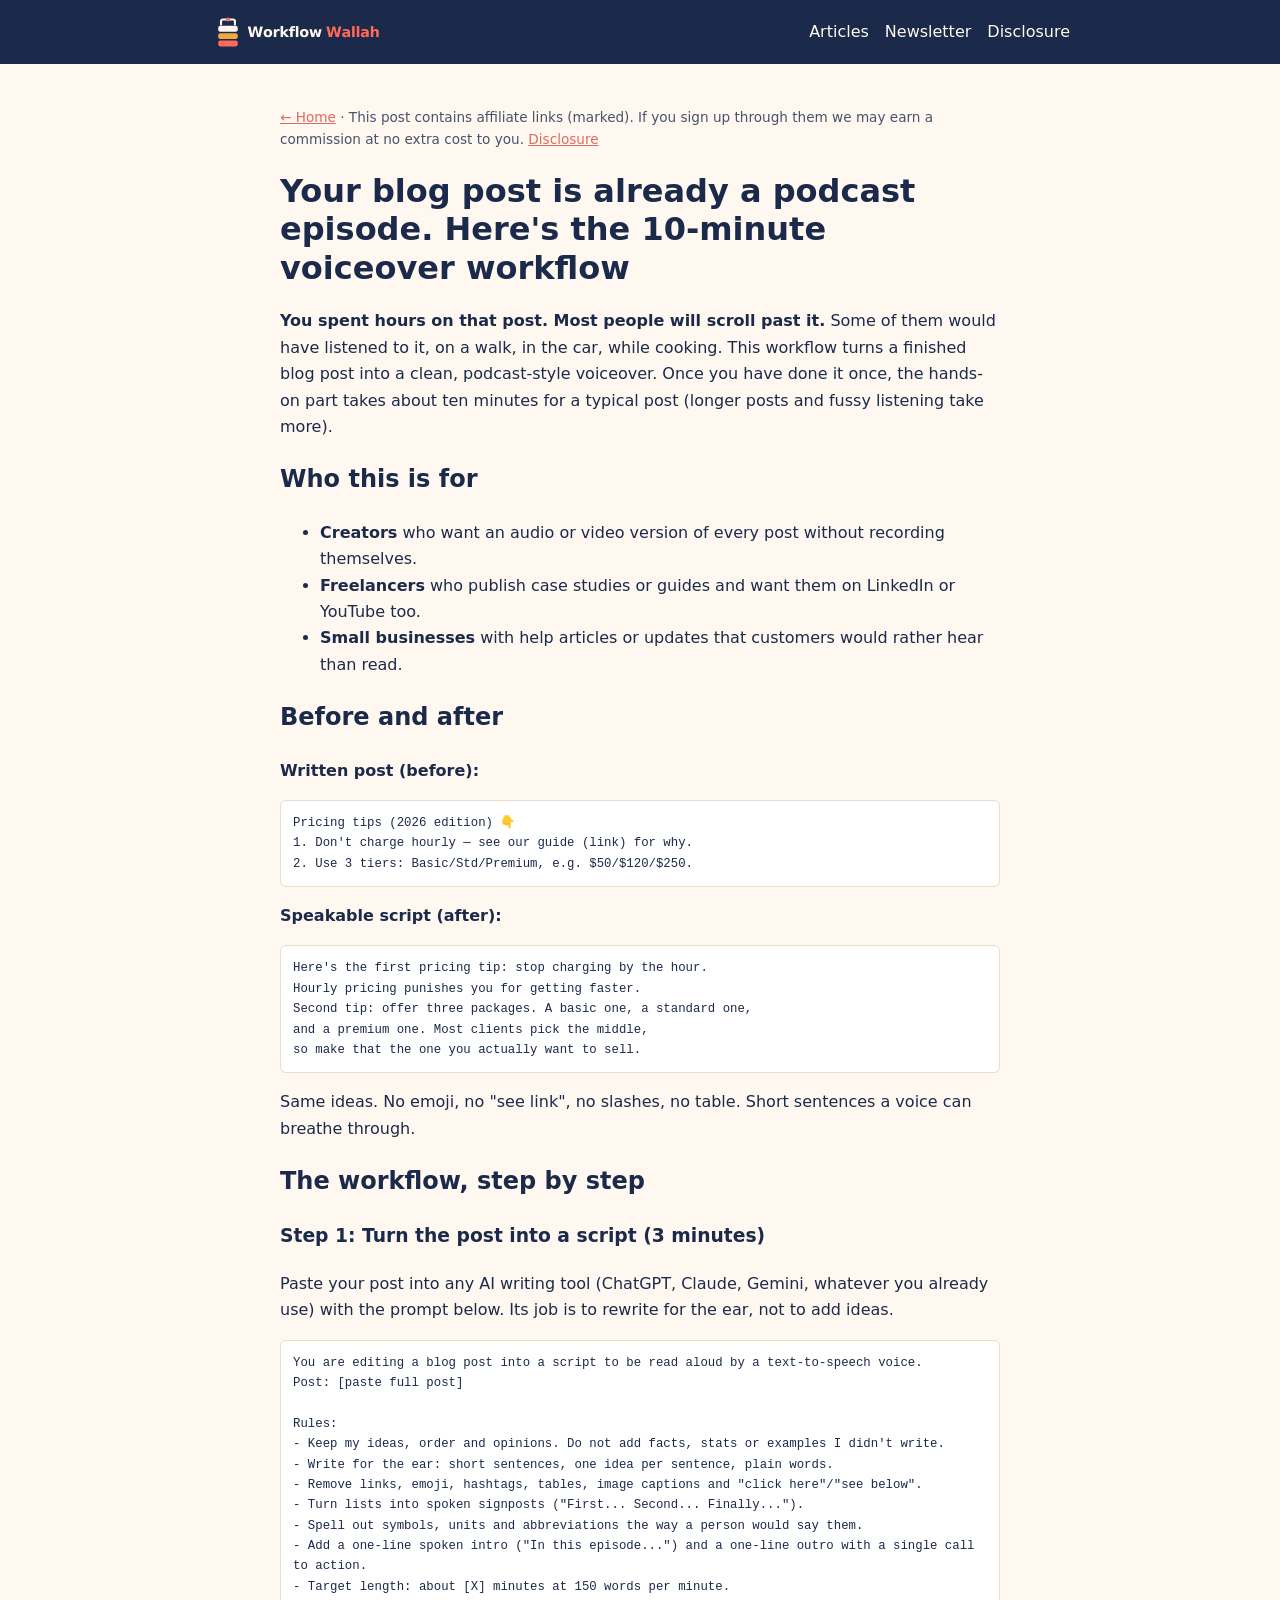
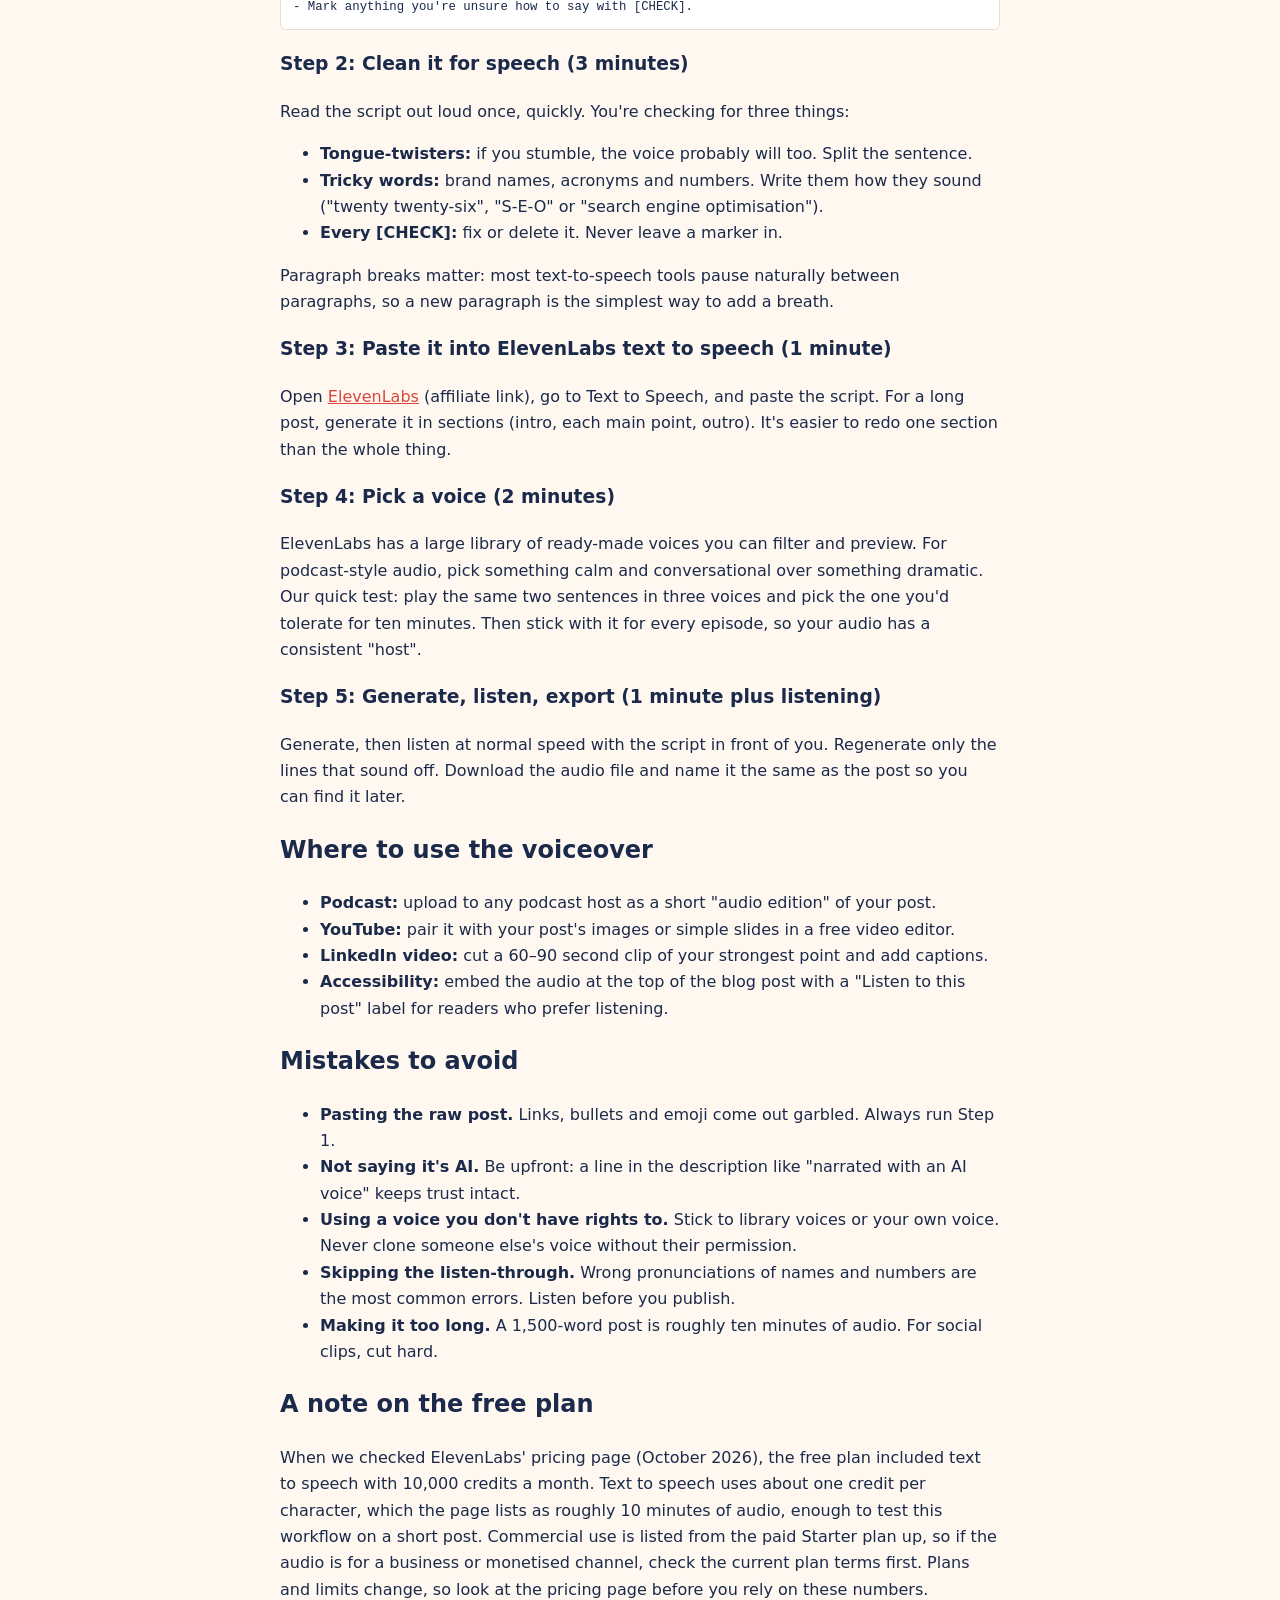
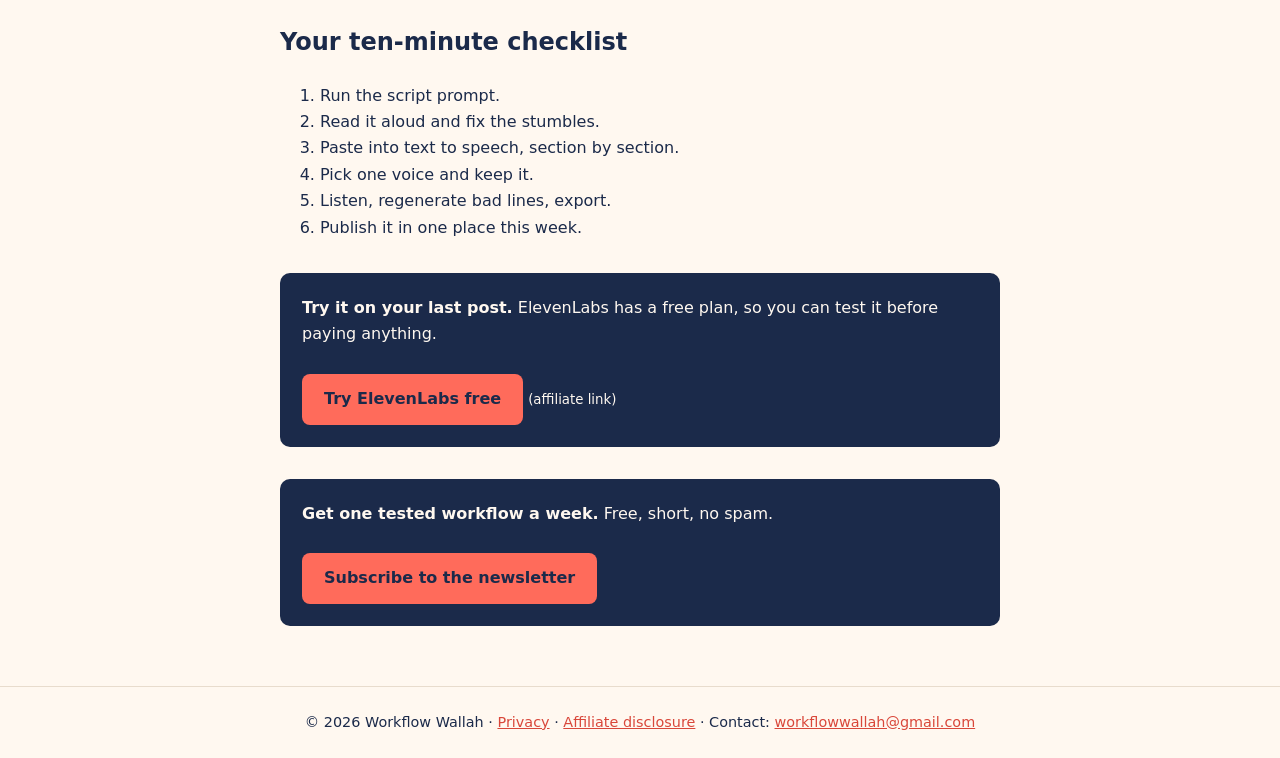
<file: articles/turn-a-blog-post-into-a-voiceover.html>
<!doctype html><html lang="en"><head><meta charset="utf-8"><meta name="viewport" content="width=device-width,initial-scale=1">
<title>Your blog post is already a podcast episode. Here's the 10-minute voiceover workflow | Workflow Wallah</title><meta name="description" content="Turn one written post into a natural-sounding, podcast-style voiceover with an AI writing tool and ElevenLabs text to speech."><link rel="canonical" href="https://chipsightindia.com/articles/turn-a-blog-post-into-a-voiceover.html">
<link rel="icon" href="/favicon.svg" type="image/svg+xml"><link rel="icon" href="/favicon-32.png" sizes="32x32" type="image/png"><link rel="apple-touch-icon" href="/apple-touch-icon.png"><meta property="og:image" content="https://chipsightindia.com/og.png"><meta property="og:image:width" content="1200"><meta property="og:image:height" content="630"><meta name="twitter:card" content="summary_large_image"><meta name="twitter:image" content="https://chipsightindia.com/og.png"><link rel="stylesheet" href="/style.css"></head><body>
<header><nav><a class="brand" href="/"><img src="/logo.svg" alt="Workflow Wallah" width="173" height="36"></a><a href="/#articles">Articles</a><a href="https://workflowwallah.beehiiv.com/subscribe">Newsletter</a><a href="/disclosure.html">Disclosure</a></nav></header>
<main><p class='note'><a href='/'>← Home</a> · This post contains affiliate links (marked). If you sign up through them we may earn a commission at no extra cost to you. <a href='/disclosure.html'>Disclosure</a></p><h1>Your blog post is already a podcast episode. Here's the 10-minute voiceover workflow</h1>
<p><strong>You spent hours on that post. Most people will scroll past it.</strong> Some of them would have listened to it, on a walk, in the car, while cooking. This workflow turns a finished blog post into a clean, podcast-style voiceover. Once you have done it once, the hands-on part takes about ten minutes for a typical post (longer posts and fussy listening take more).</p>
<h2>Who this is for</h2>
<ul><li><strong>Creators</strong> who want an audio or video version of every post without recording themselves.</li>
<li><strong>Freelancers</strong> who publish case studies or guides and want them on LinkedIn or YouTube too.</li>
<li><strong>Small businesses</strong> with help articles or updates that customers would rather hear than read.</li></ul>
<h2>Before and after</h2>
<p><strong>Written post (before):</strong></p>
<pre>Pricing tips (2026 edition) 👇
1. Don't charge hourly — see our guide (link) for why.
2. Use 3 tiers: Basic/Std/Premium, e.g. $50/$120/$250.</pre>
<p><strong>Speakable script (after):</strong></p>
<pre>Here's the first pricing tip: stop charging by the hour.
Hourly pricing punishes you for getting faster.
Second tip: offer three packages. A basic one, a standard one,
and a premium one. Most clients pick the middle,
so make that the one you actually want to sell.</pre>
<p>Same ideas. No emoji, no "see link", no slashes, no table. Short sentences a voice can breathe through.</p>
<h2>The workflow, step by step</h2>
<h3>Step 1: Turn the post into a script (3 minutes)</h3>
<p>Paste your post into any AI writing tool (ChatGPT, Claude, Gemini, whatever you already use) with the prompt below. Its job is to rewrite for the ear, not to add ideas.</p>
<pre>You are editing a blog post into a script to be read aloud by a text-to-speech voice.
Post: [paste full post]

Rules:
- Keep my ideas, order and opinions. Do not add facts, stats or examples I didn't write.
- Write for the ear: short sentences, one idea per sentence, plain words.
- Remove links, emoji, hashtags, tables, image captions and "click here"/"see below".
- Turn lists into spoken signposts ("First... Second... Finally...").
- Spell out symbols, units and abbreviations the way a person would say them.
- Add a one-line spoken intro ("In this episode...") and a one-line outro with a single call to action.
- Target length: about [X] minutes at 150 words per minute.
- Mark anything you're unsure how to say with [CHECK].</pre>
<h3>Step 2: Clean it for speech (3 minutes)</h3>
<p>Read the script out loud once, quickly. You're checking for three things:</p>
<ul><li><strong>Tongue-twisters:</strong> if you stumble, the voice probably will too. Split the sentence.</li>
<li><strong>Tricky words:</strong> brand names, acronyms and numbers. Write them how they sound ("twenty twenty-six", "S-E-O" or "search engine optimisation").</li>
<li><strong>Every [CHECK]:</strong> fix or delete it. Never leave a marker in.</li></ul>
<p>Paragraph breaks matter: most text-to-speech tools pause naturally between paragraphs, so a new paragraph is the simplest way to add a breath.</p>
<h3>Step 3: Paste it into ElevenLabs text to speech (1 minute)</h3>
<p>Open <a href="https://try.elevenlabs.io/7dsre2p13ss0" rel="sponsored nofollow noopener" target="_blank">ElevenLabs</a> (affiliate link), go to Text to Speech, and paste the script. For a long post, generate it in sections (intro, each main point, outro). It's easier to redo one section than the whole thing.</p>
<h3>Step 4: Pick a voice (2 minutes)</h3>
<p>ElevenLabs has a large library of ready-made voices you can filter and preview. For podcast-style audio, pick something calm and conversational over something dramatic. Our quick test: play the same two sentences in three voices and pick the one you'd tolerate for ten minutes. Then stick with it for every episode, so your audio has a consistent "host".</p>
<h3>Step 5: Generate, listen, export (1 minute plus listening)</h3>
<p>Generate, then listen at normal speed with the script in front of you. Regenerate only the lines that sound off. Download the audio file and name it the same as the post so you can find it later.</p>
<h2>Where to use the voiceover</h2>
<ul><li><strong>Podcast:</strong> upload to any podcast host as a short "audio edition" of your post.</li>
<li><strong>YouTube:</strong> pair it with your post's images or simple slides in a free video editor.</li>
<li><strong>LinkedIn video:</strong> cut a 60–90 second clip of your strongest point and add captions.</li>
<li><strong>Accessibility:</strong> embed the audio at the top of the blog post with a "Listen to this post" label for readers who prefer listening.</li></ul>
<h2>Mistakes to avoid</h2>
<ul><li><strong>Pasting the raw post.</strong> Links, bullets and emoji come out garbled. Always run Step 1.</li>
<li><strong>Not saying it's AI.</strong> Be upfront: a line in the description like "narrated with an AI voice" keeps trust intact.</li>
<li><strong>Using a voice you don't have rights to.</strong> Stick to library voices or your own voice. Never clone someone else's voice without their permission.</li>
<li><strong>Skipping the listen-through.</strong> Wrong pronunciations of names and numbers are the most common errors. Listen before you publish.</li>
<li><strong>Making it too long.</strong> A 1,500-word post is roughly ten minutes of audio. For social clips, cut hard.</li></ul>
<h2>A note on the free plan</h2>
<p>When we checked ElevenLabs' pricing page (October 2026), the free plan included text to speech with 10,000 credits a month. Text to speech uses about one credit per character, which the page lists as roughly 10 minutes of audio, enough to test this workflow on a short post. Commercial use is listed from the paid Starter plan up, so if the audio is for a business or monetised channel, check the current plan terms first. Plans and limits change, so look at the pricing page before you rely on these numbers.</p>
<h2>Your ten-minute checklist</h2>
<ol><li>Run the script prompt.</li><li>Read it aloud and fix the stumbles.</li><li>Paste into text to speech, section by section.</li><li>Pick one voice and keep it.</li><li>Listen, regenerate bad lines, export.</li><li>Publish it in one place this week.</li></ol>
<div class="cta"><strong>Try it on your last post.</strong> ElevenLabs has a free plan, so you can test it before paying anything.<br><br><a class="btn" href="https://try.elevenlabs.io/7dsre2p13ss0" rel="sponsored nofollow noopener" target="_blank">Try ElevenLabs free</a> <small>(affiliate link)</small></div>
<div class="cta"><strong>Get one tested workflow a week.</strong> Free, short, no spam.<br><br><a class="btn" href="https://workflowwallah.beehiiv.com/subscribe">Subscribe to the newsletter</a></div></main>
<footer>© 2026 Workflow Wallah · <a href="/privacy.html">Privacy</a> · <a href="/disclosure.html">Affiliate disclosure</a> · Contact: <a href="mailto:workflowwallah@gmail.com">workflowwallah@gmail.com</a></footer><script src="/main.js" defer></script></body></html>
</file>
<file: style.css>
*{box-sizing:border-box}body{margin:0;font-family:system-ui,-apple-system,Segoe UI,Roboto,sans-serif;background:#FFF8F0;color:#1B2A4A;line-height:1.65}
a{color:#d9473a}header{background:#1B2A4A;padding:14px 20px}header nav{max-width:860px;margin:auto;display:flex;flex-wrap:wrap;gap:16px;align-items:center}
header a{color:#FFF8F0;text-decoration:none}header .brand{font-weight:800;margin-right:auto}header .brand span{color:#FF6B5B}
main{max-width:760px;margin:auto;padding:28px 20px}h1{line-height:1.2}.hero{background:#1B2A4A;color:#FFF8F0;padding:56px 20px;text-align:center}
.hero h1{max-width:760px;margin:0 auto 12px;font-size:clamp(1.6rem,4.5vw,2.5rem)}.hero h1 span{color:#FF6B5B}
.btn{display:inline-block;background:#FF6B5B;color:#1B2A4A;font-weight:700;padding:12px 22px;border-radius:8px;text-decoration:none}
.cards{display:grid;gap:14px;padding:0;list-style:none}.cards li{background:#fff;border-left:5px solid #FF6B5B;padding:14px 16px;border-radius:6px}
.cards a{color:#1B2A4A;font-weight:700;text-decoration:none}.cta{background:#1B2A4A;color:#FFF8F0;padding:22px;border-radius:10px;margin:32px 0}
pre{white-space:pre-wrap;background:#fff;border:1px solid #e8dccd;padding:12px;border-radius:6px;font-size:.95em}
footer{text-align:center;padding:24px;font-size:.9em;border-top:1px solid #e8dccd}.note{font-size:.85em;opacity:.8}
/* v2 interactive */
.sr-only{position:absolute;width:1px;height:1px;padding:0;margin:-1px;overflow:hidden;clip:rect(0,0,0,0);white-space:nowrap;border:0}
header{position:sticky;top:0;z-index:10}header nav a:not(.brand){position:relative}header nav a:not(.brand)::after{content:"";position:absolute;left:0;bottom:-3px;height:2px;width:0;background:#FF6B5B;transition:width .25s}header nav a:hover::after,header nav a:focus-visible::after{width:100%}
a:focus-visible,.btn:focus-visible{outline:3px solid #FF6B5B;outline-offset:3px}
.hero{position:relative;overflow:hidden;padding:84px 20px;background:linear-gradient(120deg,#1B2A4A,#22365e,#1B2A4A);background-size:200% 200%;animation:grad 14s ease infinite}
.hero-inner{position:relative;z-index:2}.hero p{font-size:1.1rem}
.hero .tagline{display:block;font-size:.6em;font-weight:600;margin-top:10px;color:#FFF8F0}.hero .rotate{color:#FF6B5B}
.caret{display:inline-block;width:2px;height:1em;background:#FF6B5B;margin-left:3px;vertical-align:-.15em;animation:blink 1s steps(1) infinite}
.blob{position:absolute;border-radius:50%;filter:blur(60px);opacity:.35;z-index:0}
.b1{width:340px;height:340px;background:#FF6B5B;top:-120px;left:-80px;animation:float 16s ease-in-out infinite}
.b2{width:280px;height:280px;background:#3d5a99;bottom:-120px;right:-60px;animation:float 19s ease-in-out infinite reverse}
.flow{position:absolute;inset:0;width:100%;height:100%;z-index:1;opacity:.5}
.flow path{fill:none;stroke:#FF6B5B;stroke-width:1.5;stroke-dasharray:6 8;animation:dash 30s linear infinite}
.flow circle{fill:#FFF8F0;animation:pulse 4s ease-in-out infinite}.flow circle:nth-child(2n){animation-delay:1.3s;fill:#FF6B5B}
.btn{transition:transform .2s,box-shadow .2s}.btn:hover{transform:translateY(-3px);box-shadow:0 8px 20px rgba(255,107,91,.35)}
.btn.ghost{background:transparent;color:#FFF8F0;border:2px solid #FF6B5B;margin-left:8px;margin-top:8px}
.cards{grid-template-columns:repeat(auto-fit,minmax(260px,1fr));gap:18px}
.cards li.card{padding:0;border-left:0;border-top:5px solid #FF6B5B;border-radius:12px;box-shadow:0 2px 10px rgba(27,42,74,.08);transition:transform .25s,box-shadow .25s}
.cards li.card:hover,.cards li.card:focus-within{transform:translateY(-6px);box-shadow:0 14px 28px rgba(27,42,74,.16)}
.card a{display:flex;flex-direction:column;height:100%;padding:18px}.card h3{margin:6px 0;font-size:1.1rem;line-height:1.3}.card p{margin:0 0 12px;font-weight:400;font-size:.95em;color:#3a4a68}
.card .tag{font-size:.75em;text-transform:uppercase;letter-spacing:.08em;color:#b8382c;font-weight:700}.card .more{margin-top:auto;color:#b8382c;font-size:.9em}
.reveal{opacity:0;transform:translateY(24px);transition:opacity .6s ease,transform .6s ease}.reveal.in{opacity:1;transform:none}.no-js .reveal{opacity:1;transform:none}
@keyframes grad{0%,100%{background-position:0% 50%}50%{background-position:100% 50%}}
@keyframes float{0%,100%{transform:translate(0,0)}50%{transform:translate(60px,40px)}}
@keyframes dash{to{stroke-dashoffset:-600}}@keyframes pulse{0%,100%{opacity:.5}50%{opacity:1}}@keyframes blink{50%{opacity:0}}
@media (prefers-reduced-motion:reduce){*,*::before,*::after{animation:none!important;transition:none!important}.reveal{opacity:1;transform:none}.caret{display:none}}
header .brand img{display:block;height:36px;width:auto}
@media(max-width:480px){header nav{gap:6px 18px}header .brand{flex-basis:100%}header .brand img{height:32px}}
</file>
